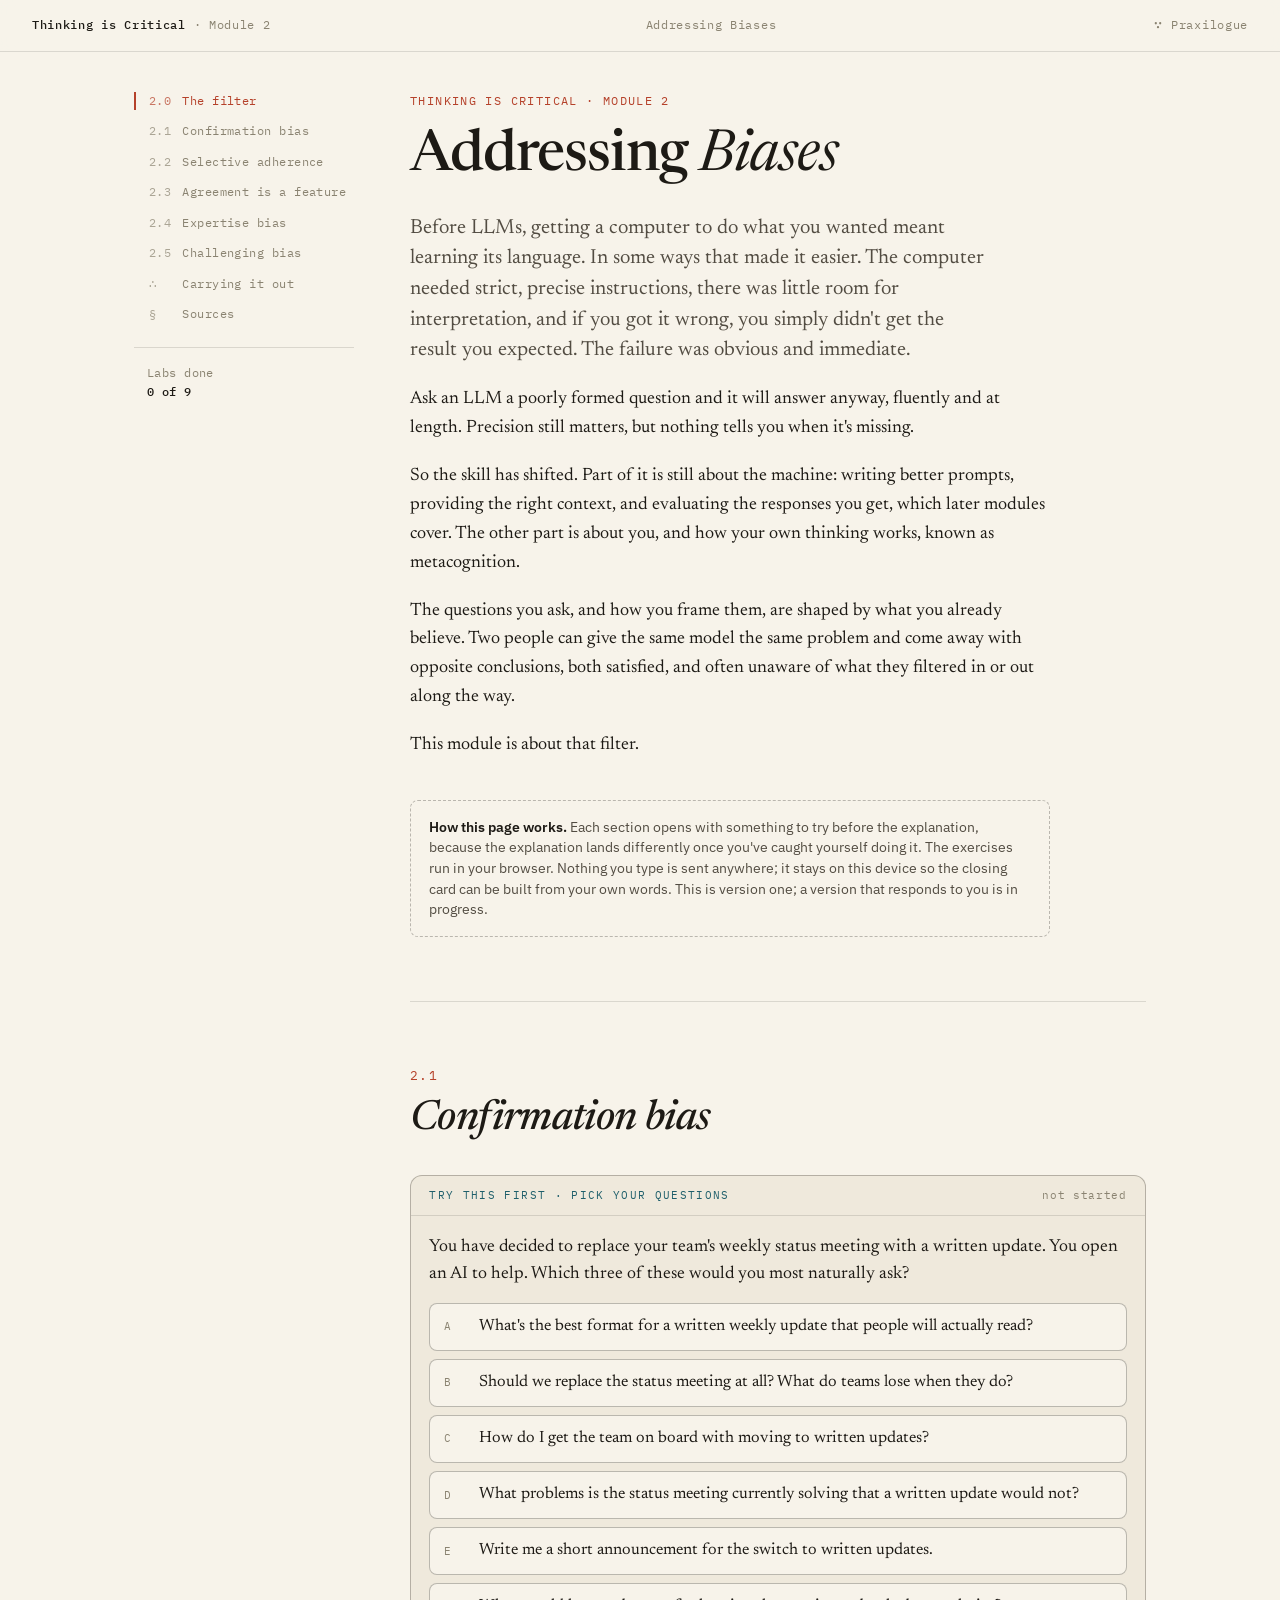
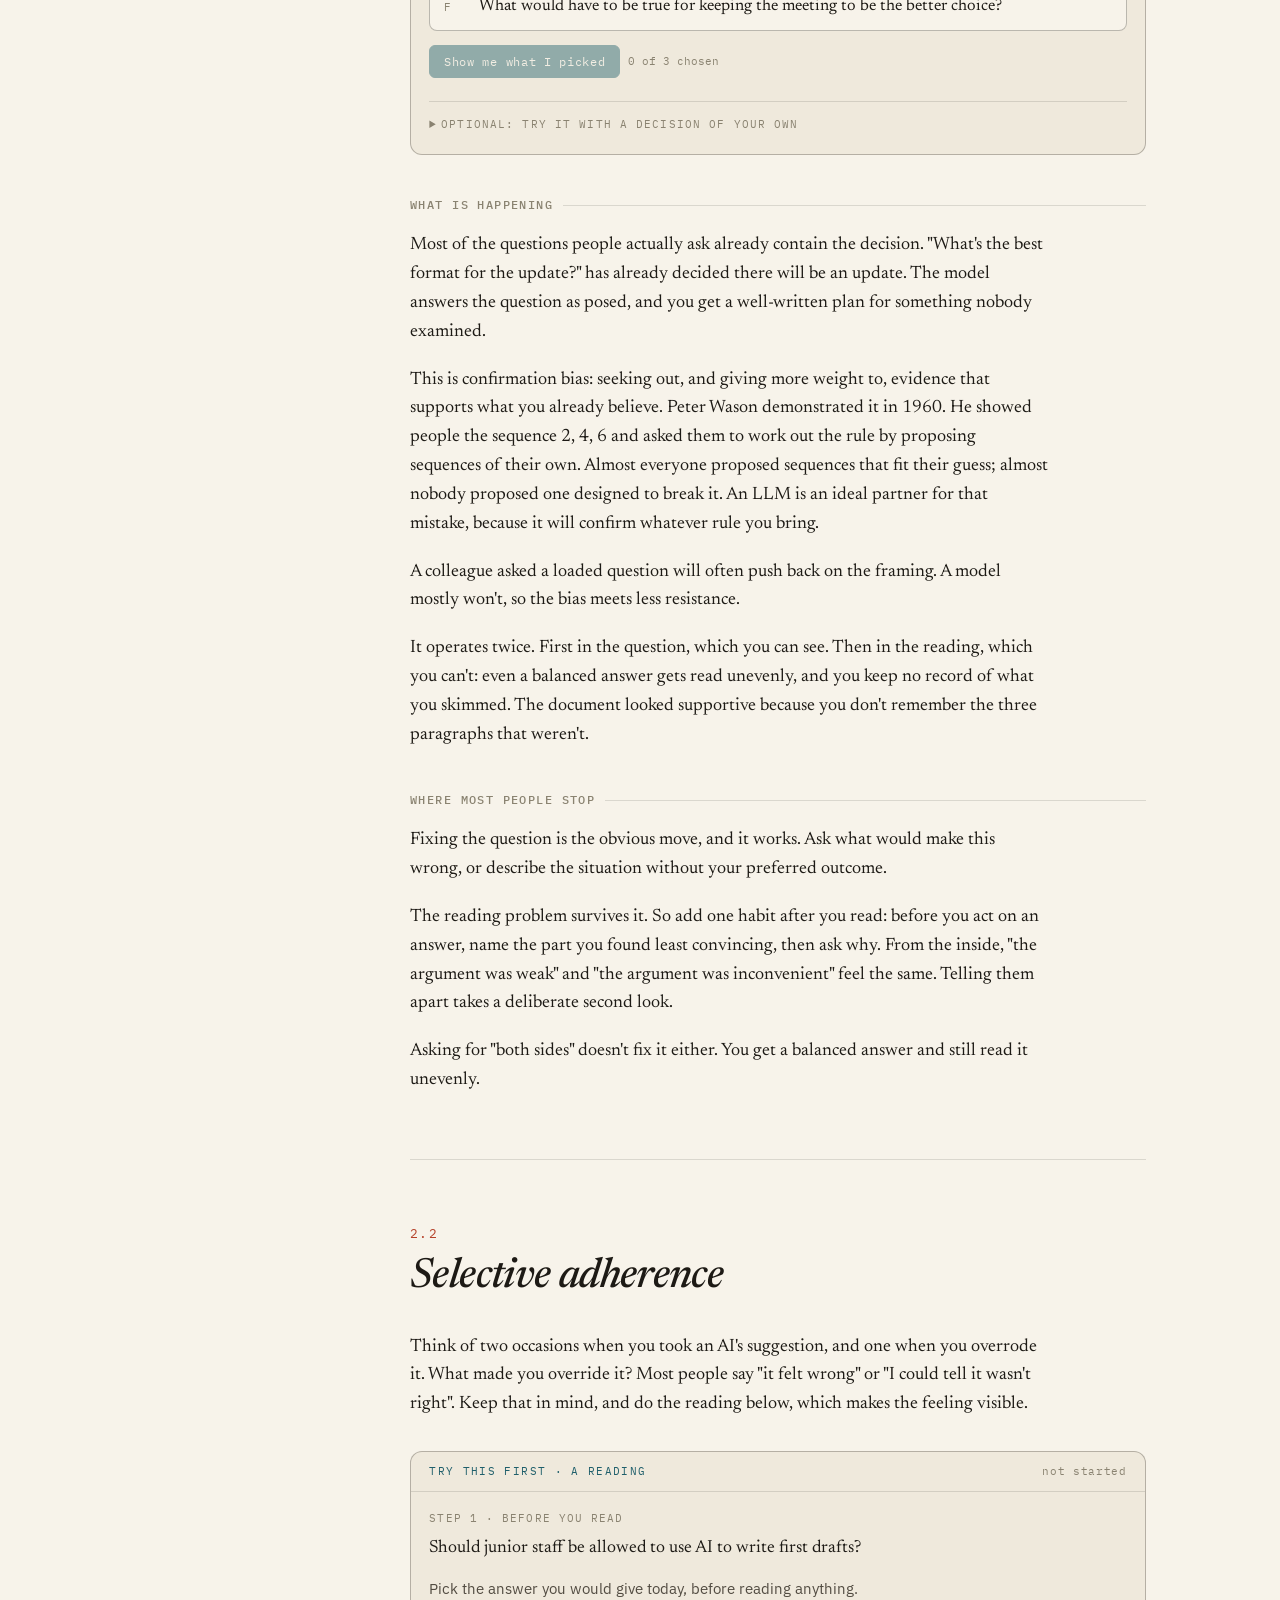
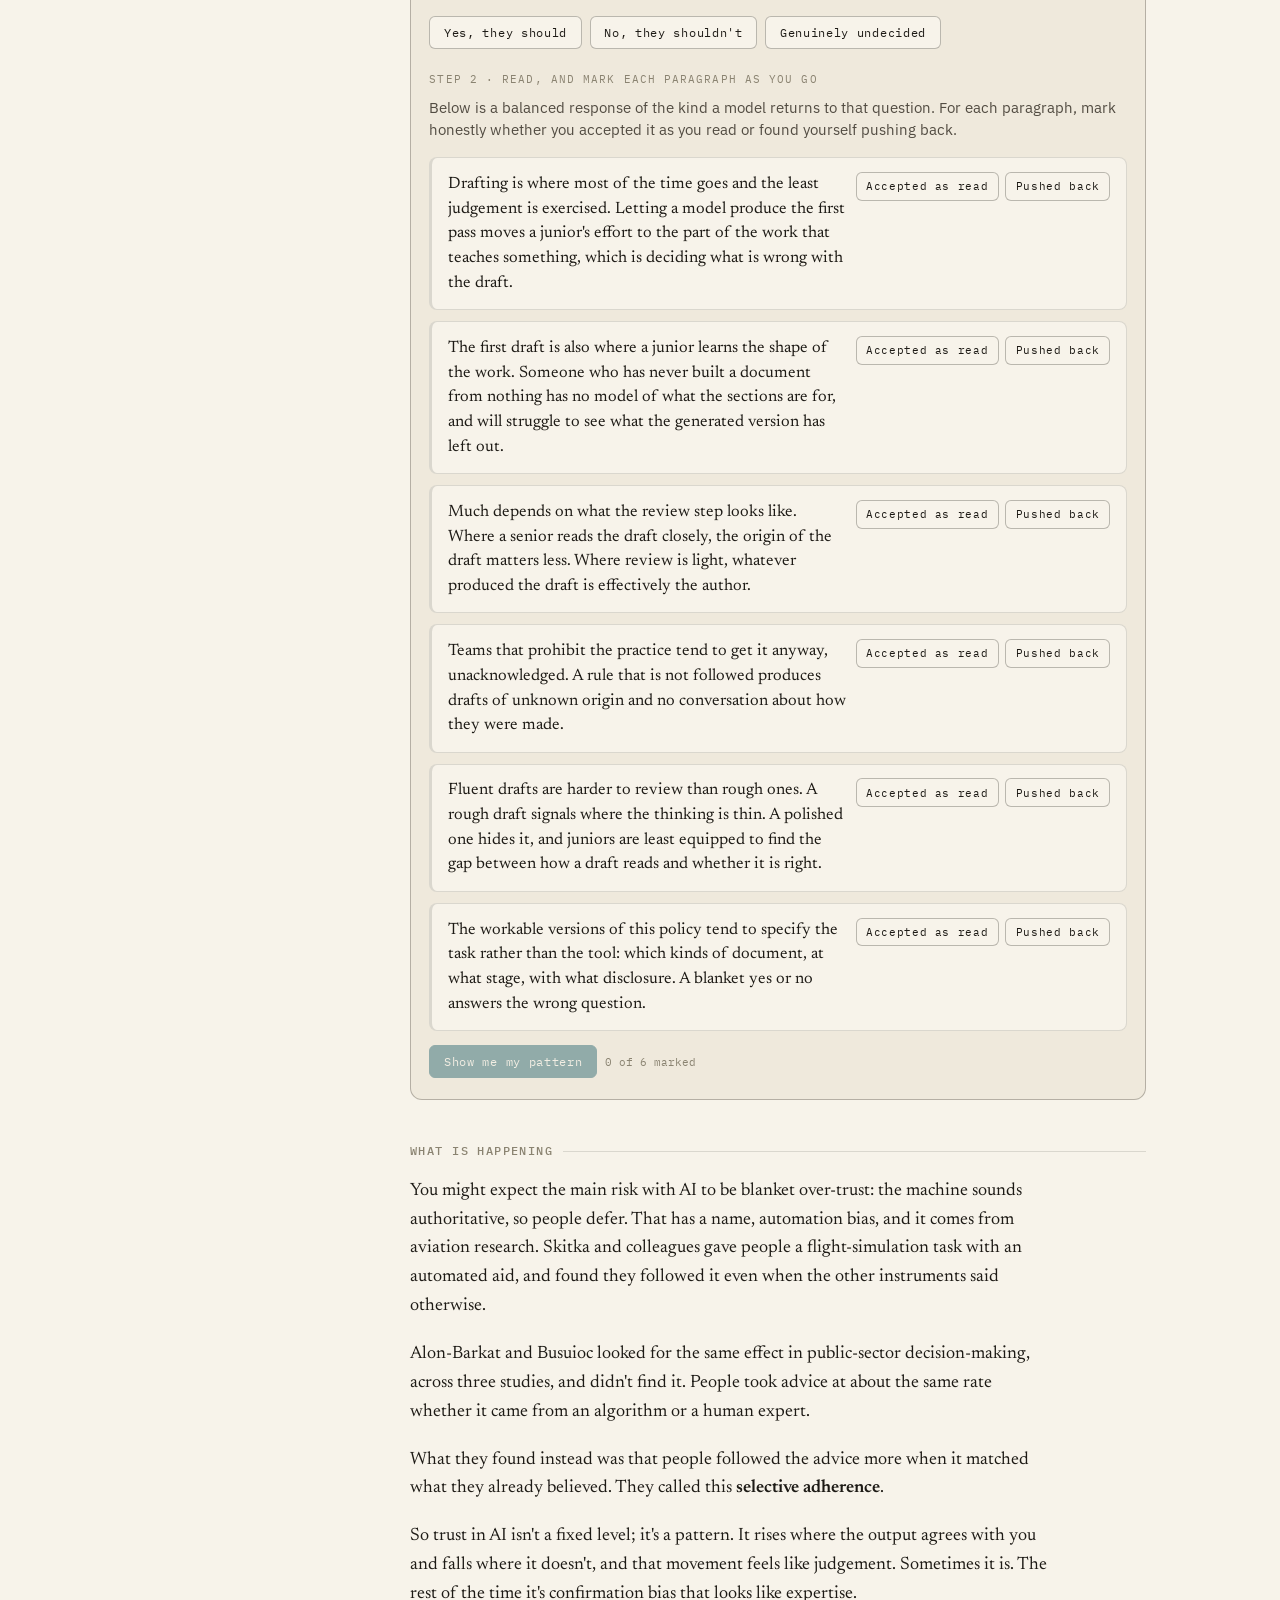
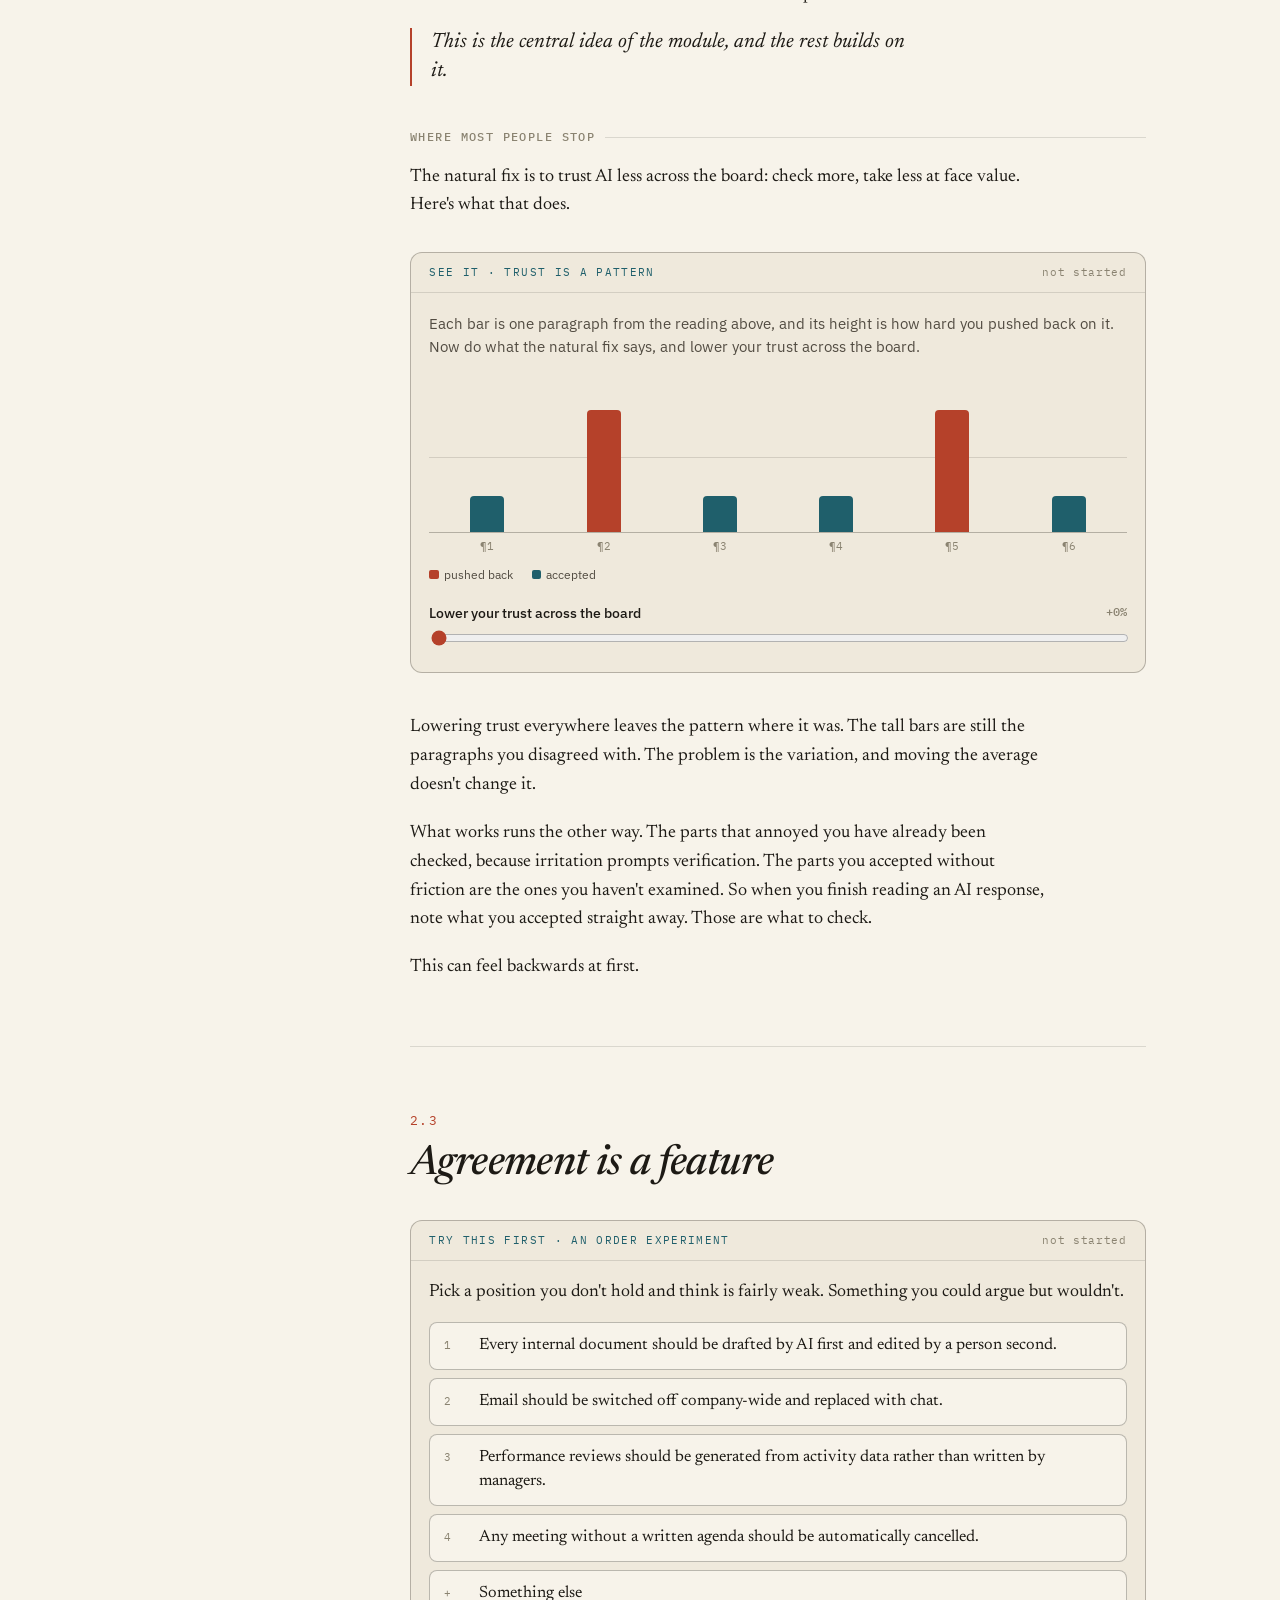
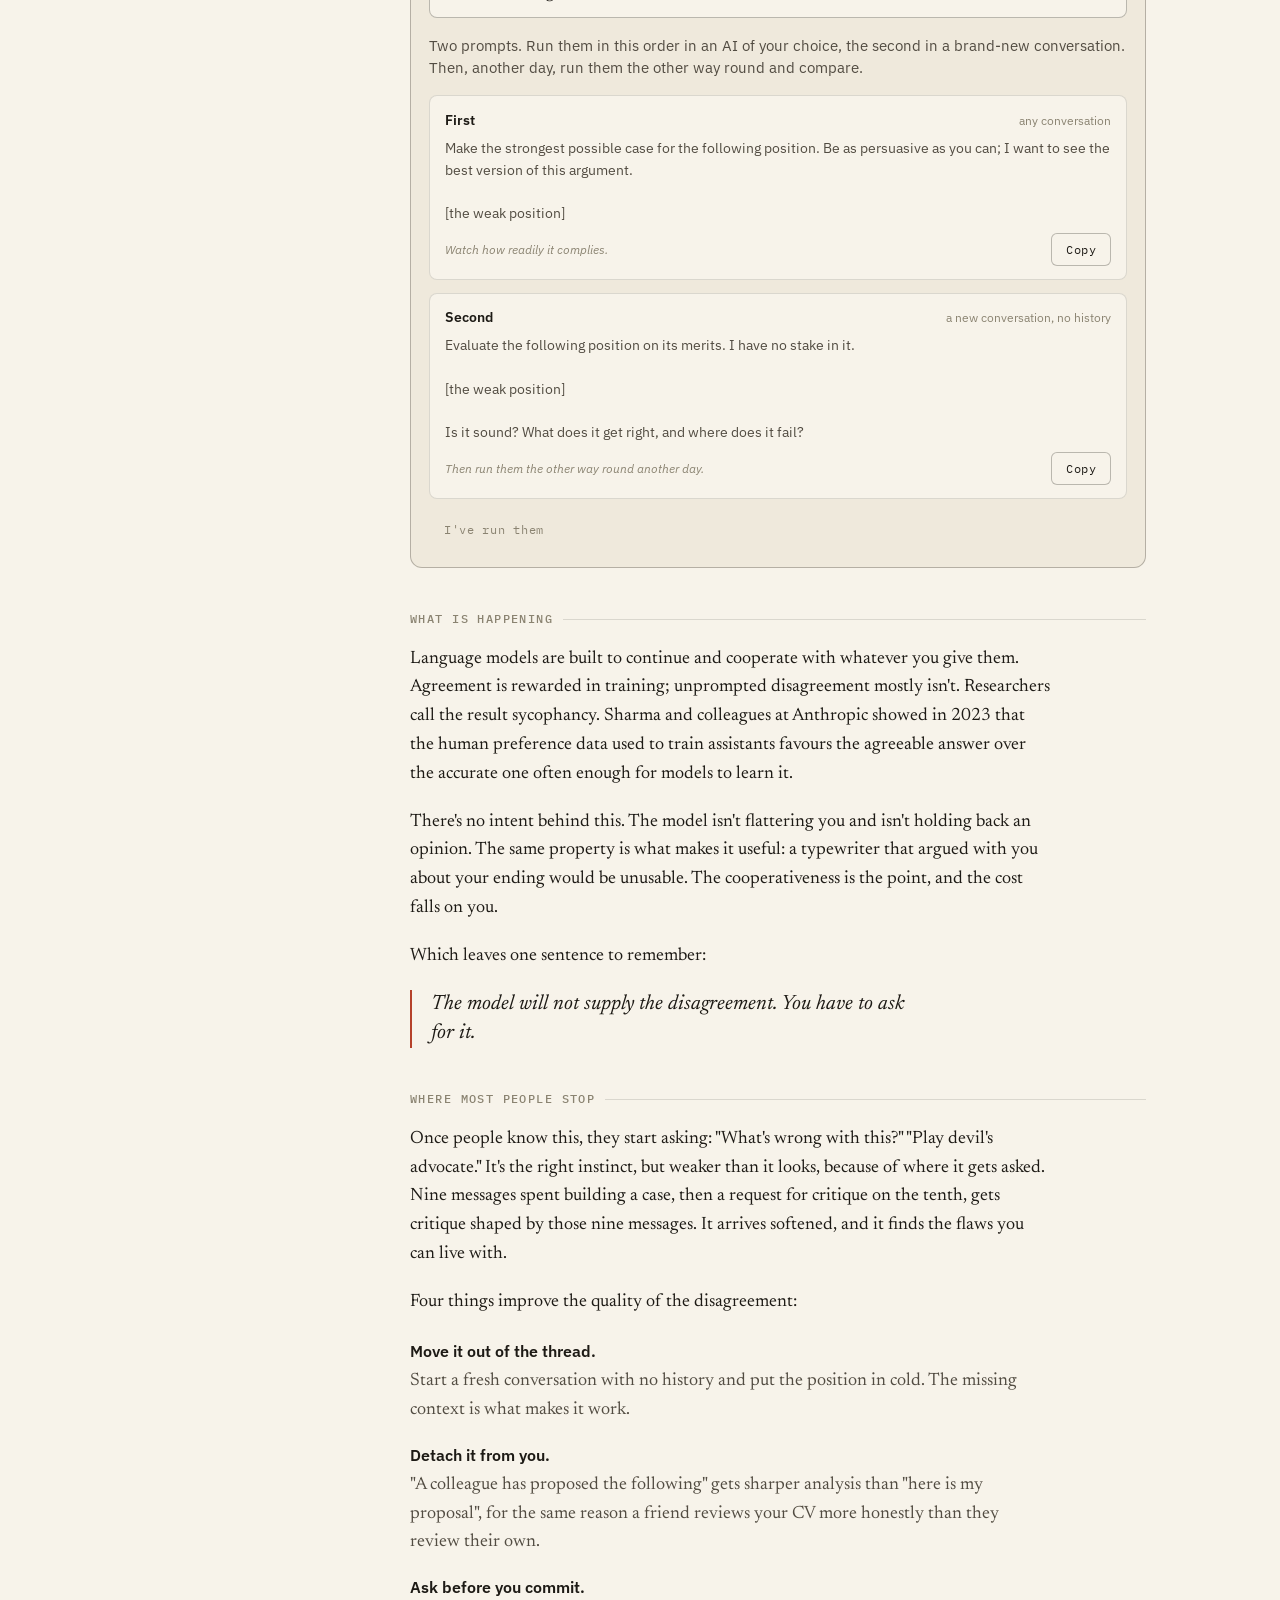
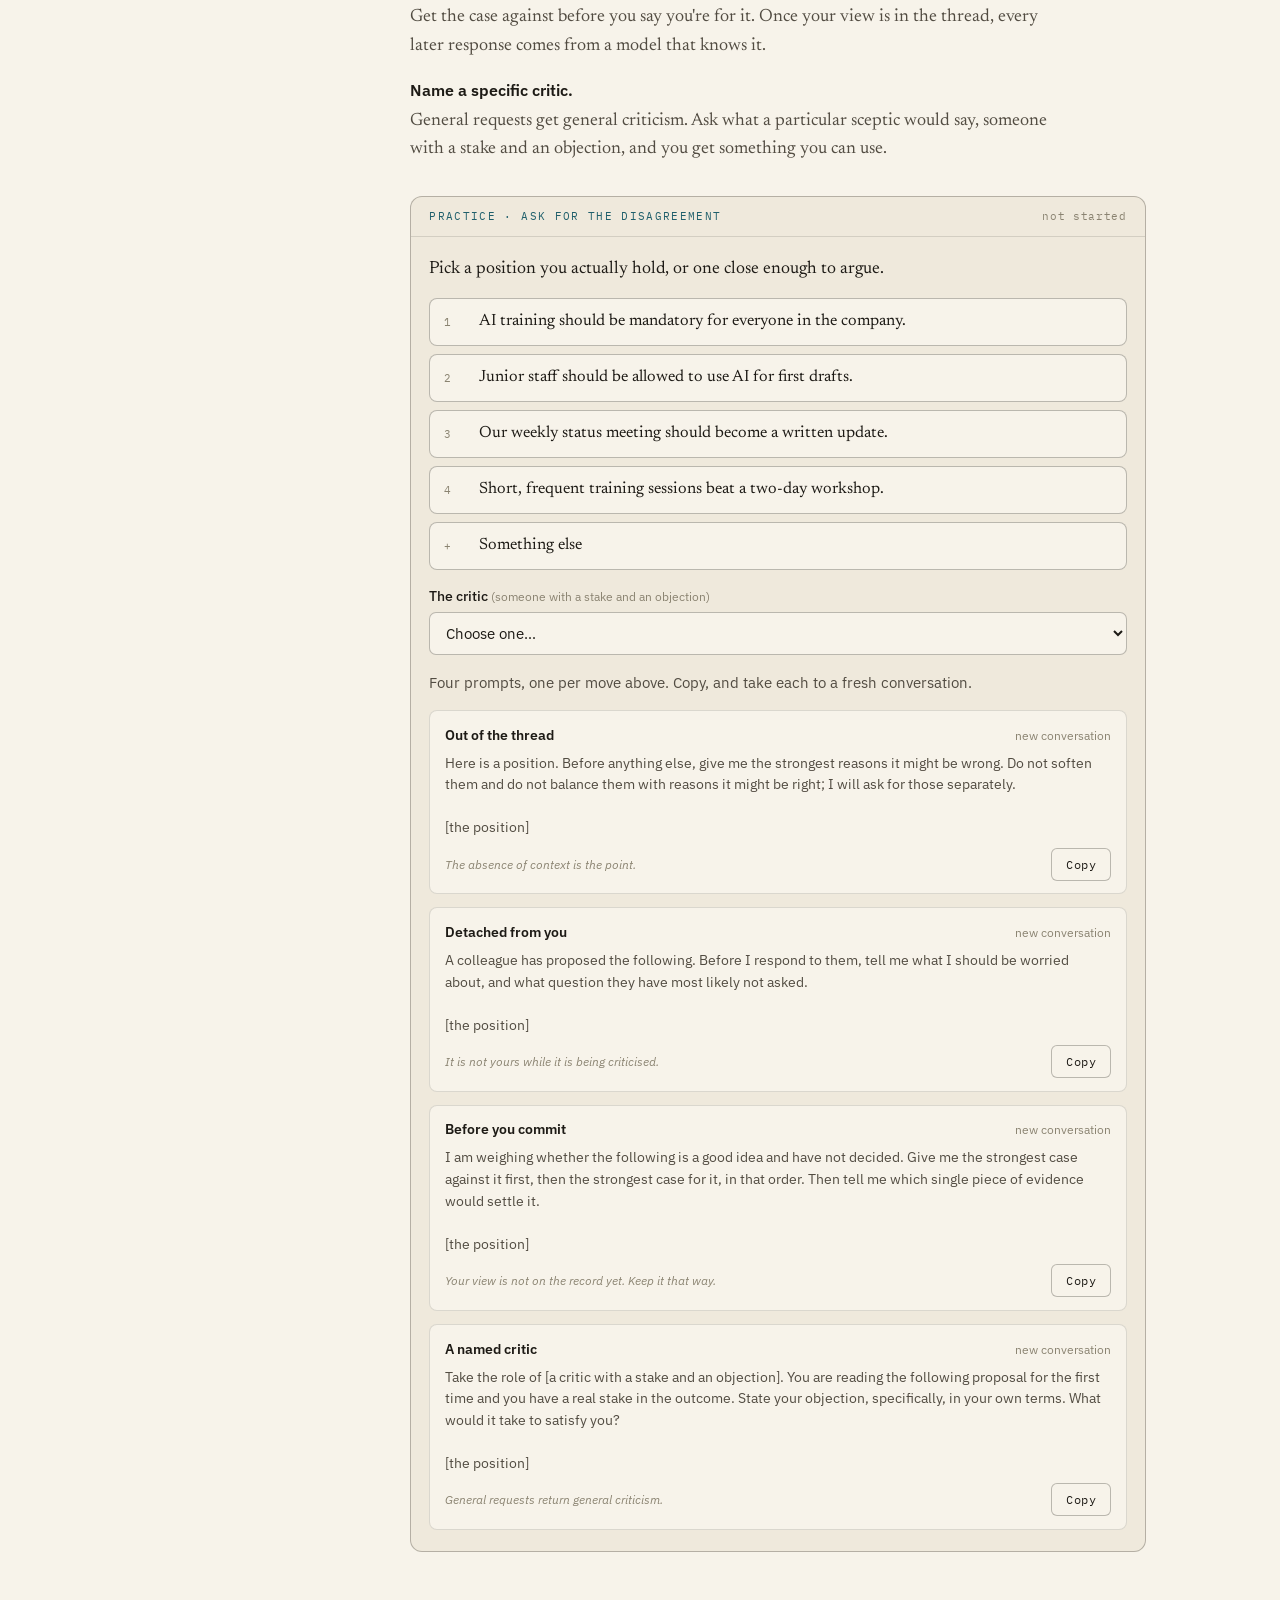
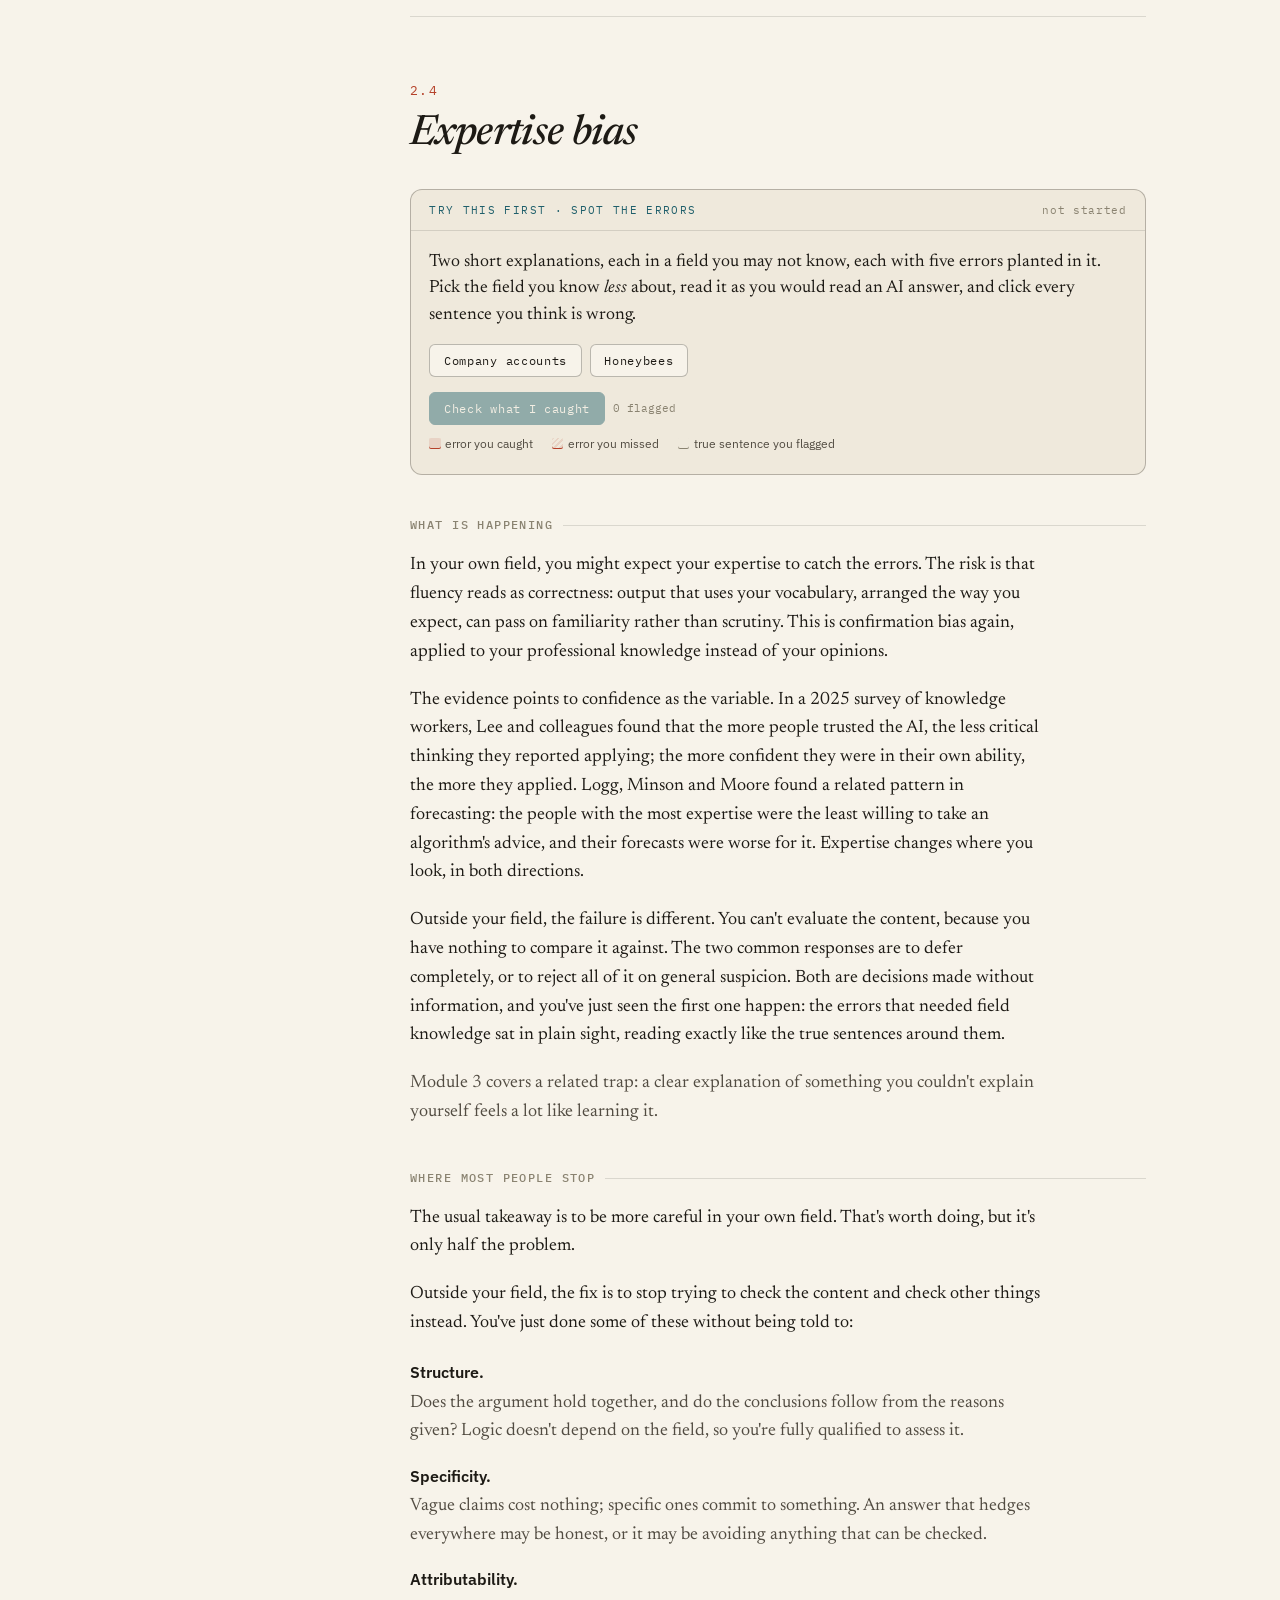
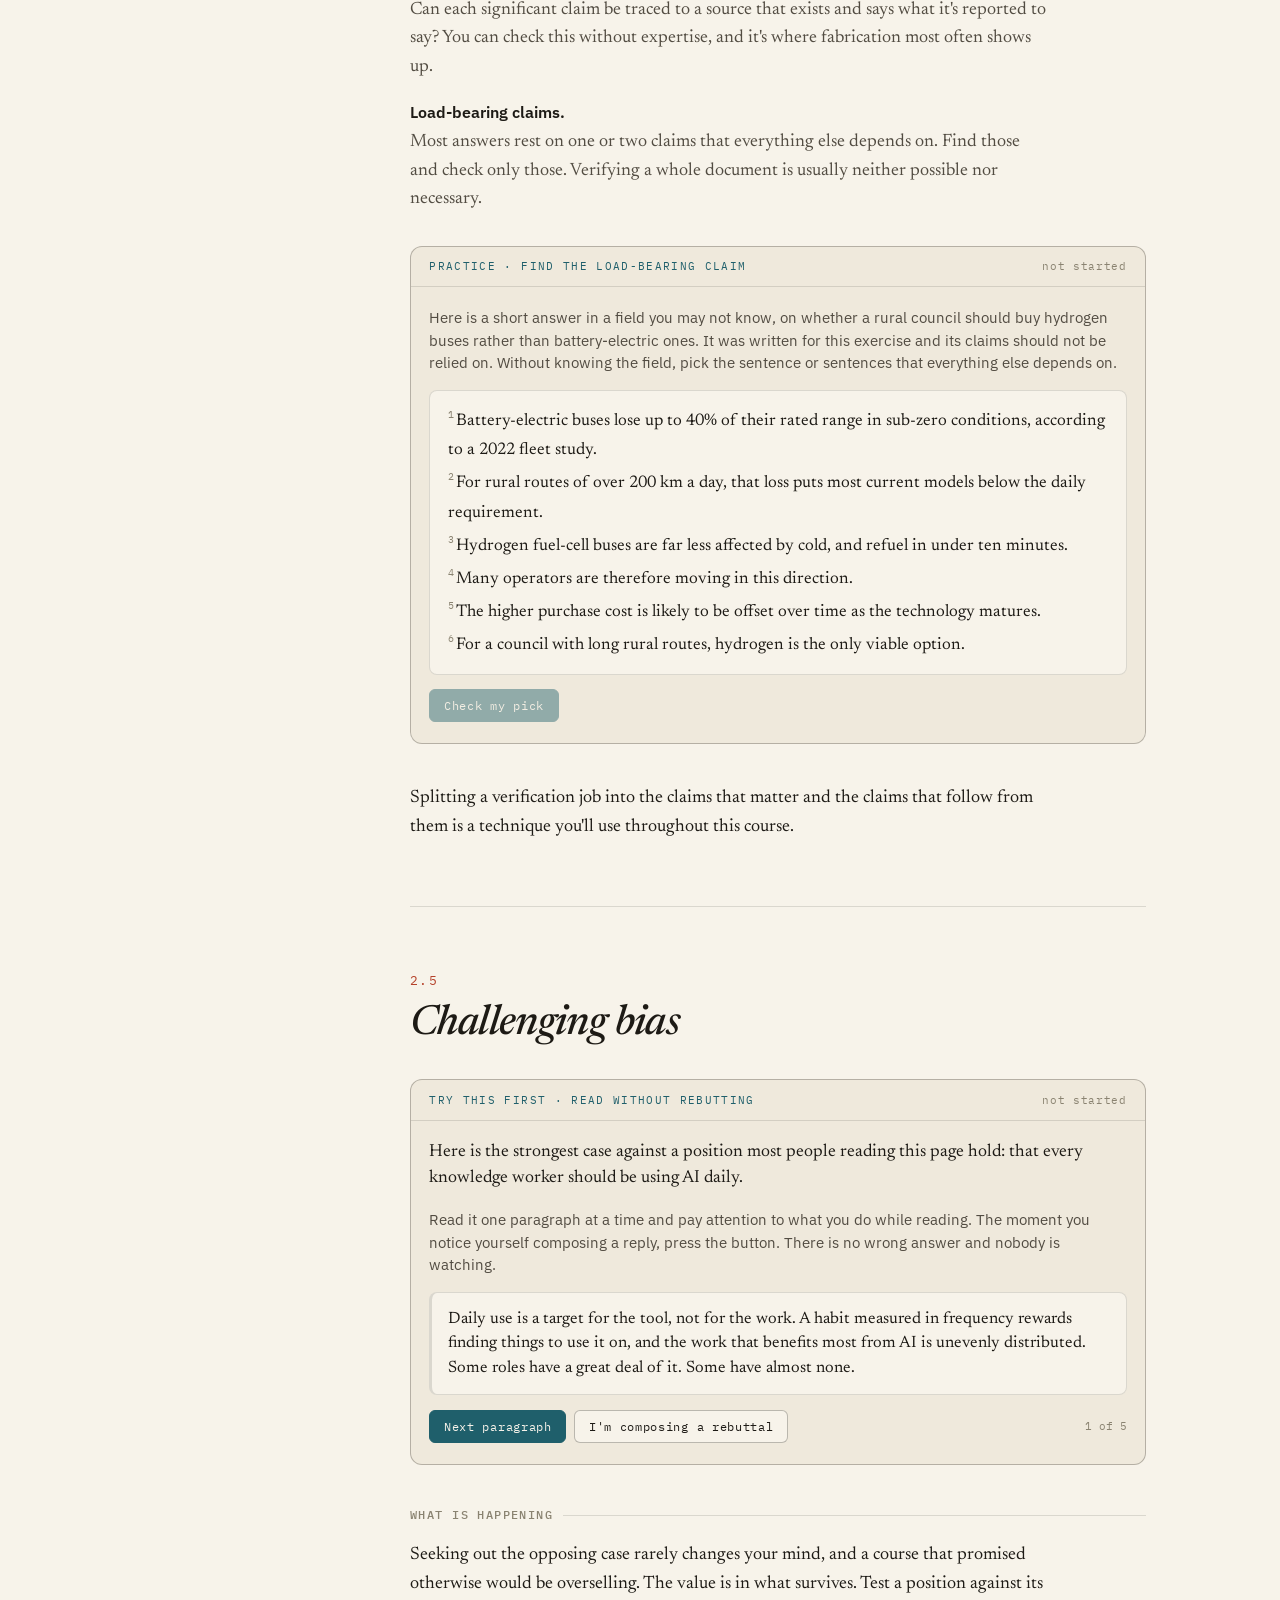
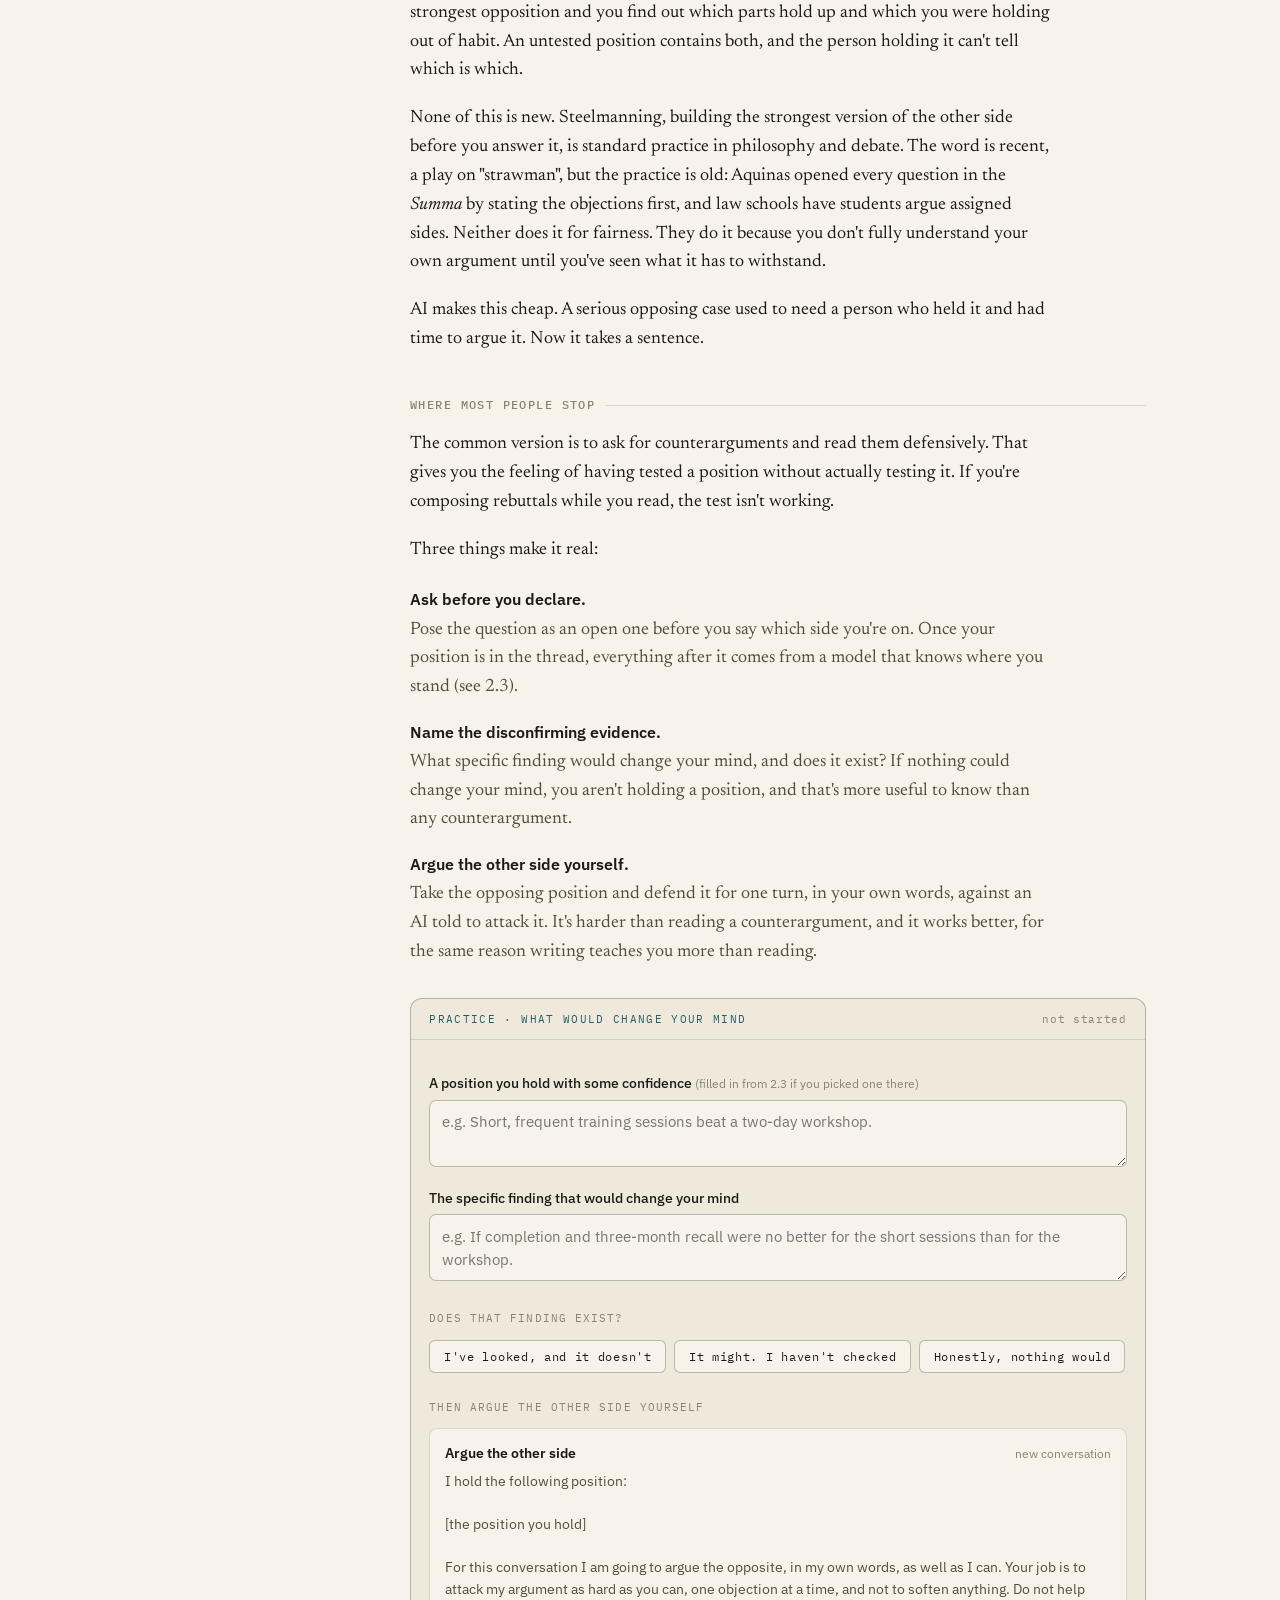
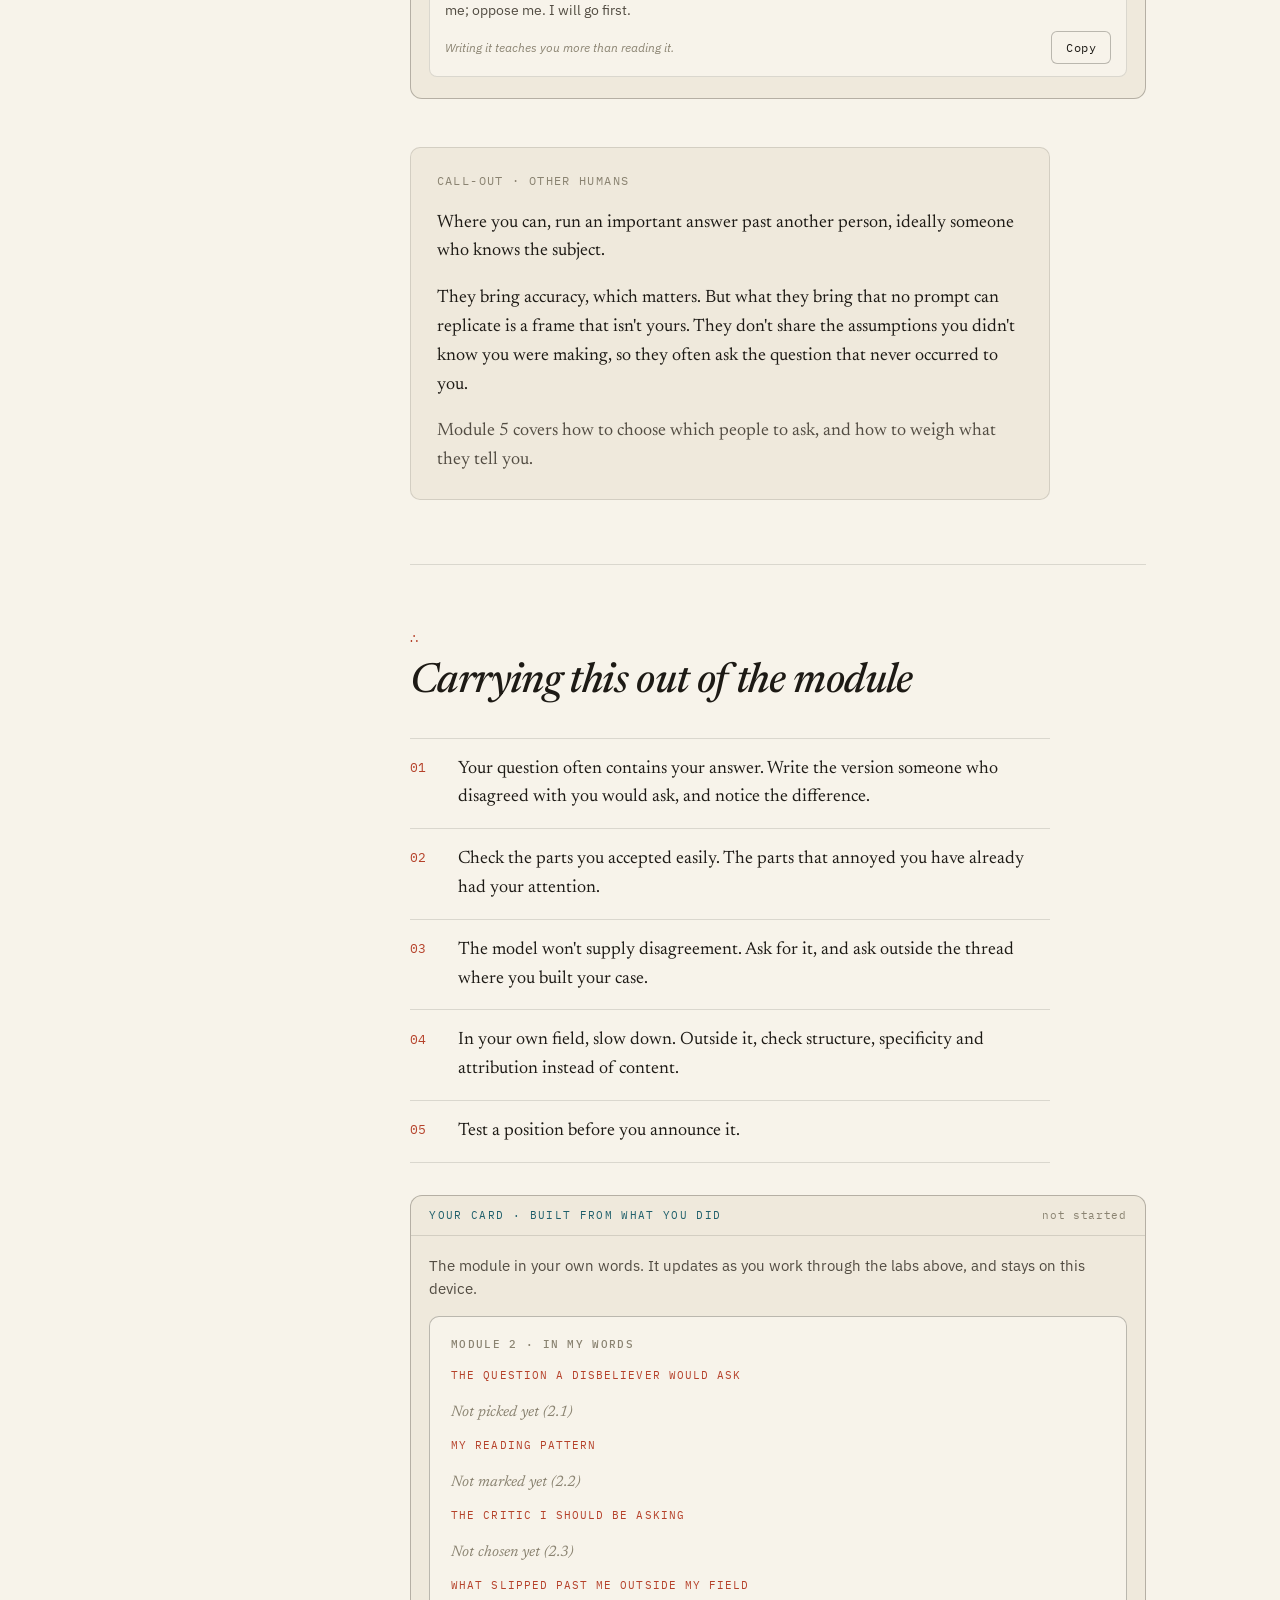
<file: public/critical/index.html>
<!DOCTYPE html>
<html lang="en">
<head>
<meta charset="UTF-8">
<meta name="viewport" content="width=device-width, initial-scale=1.0">
<title>Addressing Biases | Thinking is Critical</title>
<meta name="description" content="Module 2 of Thinking is Critical: the human side of working with AI. Confirmation bias, selective adherence, why the model agrees with you, expertise bias, and how to test a position before you announce it, with exercises you do on the page.">
<meta name="theme-color" content="#f7f3ea" media="(prefers-color-scheme: light)">
<meta name="theme-color" content="#15130f" media="(prefers-color-scheme: dark)">
<link rel="icon" href="/favicon.svg" type="image/svg+xml">
<link rel="canonical" href="https://praxilogue.com/critical">

<meta property="og:title" content="Thinking is Critical | Module 2: Addressing Biases">
<meta property="og:description" content="Most advice about working with AI concerns the machine. This module is about the person at the keyboard, and the filter they bring.">
<meta property="og:type" content="article">
<meta property="og:url" content="https://praxilogue.com/critical">
<meta name="twitter:card" content="summary">

<link rel="preconnect" href="https://fonts.googleapis.com">
<link rel="preconnect" href="https://fonts.gstatic.com" crossorigin>
<link href="https://fonts.googleapis.com/css2?family=Newsreader:ital,opsz,wght@0,6..72,400;0,6..72,500;0,6..72,600;1,6..72,400;1,6..72,500&family=IBM+Plex+Mono:wght@400;500;600&family=IBM+Plex+Sans:wght@400;500;600&display=swap" rel="stylesheet">

<style>
/* ===================================================================
   Thinking is Critical, Module 2
   A reading page with labs set into it. The prose is set in a text
   serif; the labs wear a cooler chrome (mono labels, sans inputs) so
   the reader can always tell "this is the module talking" from
   "this is where you do something". The pen colour marks what the
   reader marks. Light paper by default; a dark set follows the OS.

   V1 is entirely client-side. Nothing typed here leaves the page;
   inputs persist in localStorage so the closing card can be built
   from the reader's own words.
=================================================================== */

:root {
  --paper: #f7f3ea;
  --paper-2: #efe9dc;
  --paper-3: #e5ddcb;
  --ink: #1d1a15;
  --ink-2: #524c42;
  --ink-3: #8a8371;
  --line: rgba(29, 26, 21, 0.13);
  --line-2: rgba(29, 26, 21, 0.28);
  --pen: #b5412a;
  --pen-soft: rgba(181, 65, 42, 0.13);
  --lab: #1f5f6b;
  --lab-soft: rgba(31, 95, 107, 0.10);
  --ok: #2f7a4f;
  --serif: "Newsreader", Georgia, "Times New Roman", serif;
  --mono: "IBM Plex Mono", ui-monospace, "SF Mono", Menlo, monospace;
  --sans: "IBM Plex Sans", system-ui, -apple-system, "Segoe UI", sans-serif;
  --measure: 40rem;
  --col: 46rem;
  color-scheme: light;
}

@media (prefers-color-scheme: dark) {
  :root {
    --paper: #15130f;
    --paper-2: #1d1a15;
    --paper-3: #27231b;
    --ink: #ece6d8;
    --ink-2: #b4ac9a;
    --ink-3: #7f786c;
    --line: rgba(236, 230, 216, 0.13);
    --line-2: rgba(236, 230, 216, 0.28);
    --pen: #e3735c;
    --pen-soft: rgba(227, 115, 92, 0.16);
    --lab: #74bcc8;
    --lab-soft: rgba(116, 188, 200, 0.12);
    --ok: #74c592;
    color-scheme: dark;
  }
}

* { box-sizing: border-box; }
html { background: var(--paper); scroll-behavior: smooth; }
body {
  margin: 0;
  background: var(--paper);
  color: var(--ink);
  font-family: var(--serif);
  font-optical-sizing: auto;
  font-size: 1.125rem;
  line-height: 1.6;
  -webkit-font-smoothing: antialiased;
  text-rendering: optimizeLegibility;
}
::selection { background: var(--pen); color: var(--paper); }
a { color: inherit; }
a:focus-visible, button:focus-visible, textarea:focus-visible, input:focus-visible, select:focus-visible {
  outline: 2px solid var(--lab);
  outline-offset: 2px;
}

/* ---------------------------------------------------------------
   Top bar + reading progress
--------------------------------------------------------------- */

.topbar {
  position: fixed;
  top: 0; left: 0; right: 0;
  z-index: 40;
  height: 52px;
  display: flex;
  align-items: center;
  justify-content: space-between;
  padding: 0 clamp(1rem, 4vw, 2rem);
  background: color-mix(in srgb, var(--paper) 90%, transparent);
  backdrop-filter: blur(8px);
  border-bottom: 1px solid var(--line);
  font-family: var(--mono);
  font-size: 0.72rem;
  letter-spacing: 0.06em;
  color: var(--ink-3);
}
.topbar .course { color: var(--ink); font-weight: 500; text-decoration: none; }
.topbar .course span { color: var(--ink-3); font-weight: 400; }
.topbar .where { display: none; }
.topbar .home {
  display: inline-flex; align-items: center; gap: 0.5em;
  color: var(--ink-3); text-decoration: none;
  transition: color 0.2s ease;
}
.topbar .home:hover { color: var(--pen); }
.topbar .home svg circle { fill: currentColor; }
.progress {
  position: absolute; left: 0; bottom: -1px;
  height: 2px; width: 0%;
  background: var(--pen);
  transition: width 0.15s linear;
}
@media (min-width: 720px) { .topbar .where { display: block; } }

/* ---------------------------------------------------------------
   Layout: side navigation + article
--------------------------------------------------------------- */

.wrap {
  max-width: 1180px;
  margin: 0 auto;
  padding: 92px clamp(1.1rem, 4vw, 2.5rem) 5rem;
  display: grid;
  grid-template-columns: 1fr;
  gap: 0 3.5rem;
}
@media (min-width: 1080px) {
  .wrap { grid-template-columns: 220px minmax(0, var(--col)); justify-content: center; }
}

.sidenav {
  display: none;
  position: sticky;
  top: 92px;
  align-self: start;
  font-family: var(--mono);
  font-size: 0.72rem;
  letter-spacing: 0.04em;
}
@media (min-width: 1080px) { .sidenav { display: block; } }
.sidenav ol { list-style: none; margin: 0; padding: 0; }
.sidenav li { margin: 0 0 0.75rem; }
.sidenav a {
  display: flex; gap: 0.7em;
  color: var(--ink-3); text-decoration: none;
  border-left: 2px solid transparent;
  padding-left: 0.8rem;
  transition: color 0.2s ease, border-color 0.2s ease;
}
.sidenav a:hover { color: var(--ink); }
.sidenav a[aria-current="true"] { color: var(--pen); border-color: var(--pen); }
.sidenav .n { font-variant-numeric: tabular-nums; min-width: 2.2em; color: inherit; opacity: 0.7; }
.sidenav .done {
  margin-top: 1.5rem; padding: 1rem 0 0 0.8rem; border-top: 1px solid var(--line);
  color: var(--ink-3); line-height: 1.6;
}
.sidenav .done b { color: var(--ink); font-weight: 500; }

article { max-width: var(--col); min-width: 0; }

/* ---------------------------------------------------------------
   Prose
--------------------------------------------------------------- */

.prose { max-width: var(--measure); }
.prose p { margin: 0 0 1.2rem; }
.prose p.dim { color: var(--ink-2); }
.prose ul { padding-left: 1.2rem; margin: 0 0 1.2rem; }
.prose li { margin-bottom: 0.4rem; }
.prose strong { font-weight: 600; }
.prose em { font-style: italic; }

.kicker {
  font-family: var(--mono);
  font-size: 0.72rem;
  letter-spacing: 0.12em;
  text-transform: uppercase;
  color: var(--pen);
  margin: 0 0 1rem;
}
h1 {
  font-family: var(--serif);
  font-weight: 500;
  font-size: clamp(2.4rem, 6vw, 3.6rem);
  line-height: 1.08;
  letter-spacing: -0.02em;
  margin: 0 0 1.5rem;
}
h1 em { font-style: italic; font-weight: 400; }
.lede { font-size: 1.28rem; line-height: 1.5; color: var(--ink-2); max-width: 36rem; }

.frame {
  margin: 2.5rem 0 0;
  padding: 1rem 1.1rem;
  border: 1px dashed var(--line-2);
  border-radius: 8px;
  font-family: var(--sans);
  font-size: 0.86rem;
  line-height: 1.5;
  color: var(--ink-2);
  max-width: var(--measure);
}
.frame b { font-weight: 600; color: var(--ink); }

section.part { padding-top: 5.5rem; scroll-margin-top: 60px; }
section.part + section.part { border-top: 1px solid var(--line); margin-top: 4rem; padding-top: 4rem; }

.part-head { margin: 0 0 2rem; }
.part-num {
  font-family: var(--mono);
  font-size: 0.8rem;
  letter-spacing: 0.1em;
  color: var(--pen);
  margin: 0 0 0.6rem;
  font-variant-numeric: tabular-nums;
}
h2 {
  font-family: var(--serif);
  font-weight: 500;
  font-style: italic;
  font-size: clamp(1.9rem, 4.2vw, 2.6rem);
  line-height: 1.12;
  letter-spacing: -0.015em;
  margin: 0;
}
h3 {
  font-family: var(--mono);
  font-size: 0.74rem;
  font-weight: 500;
  letter-spacing: 0.12em;
  text-transform: uppercase;
  color: var(--ink-3);
  margin: 2.6rem 0 1rem;
  display: flex; align-items: center; gap: 0.8em;
}
h3::after { content: ""; flex: 1; height: 1px; background: var(--line); }

.pull {
  margin: 2rem 0;
  padding: 0 0 0 1.2rem;
  border-left: 2px solid var(--pen);
  font-size: 1.3rem;
  line-height: 1.4;
  font-style: italic;
  color: var(--ink);
  max-width: 32rem;
}

.practice { margin: 1.4rem 0; max-width: var(--measure); }
.practice dt {
  font-family: var(--sans); font-weight: 600; font-size: 0.98rem;
  margin: 0 0 0.2rem;
}
.practice dd { margin: 0 0 1.1rem; color: var(--ink-2); }

.callout {
  margin: 3rem 0;
  padding: 1.5rem 1.6rem;
  background: var(--paper-2);
  border-radius: 10px;
  border: 1px solid var(--line);
  max-width: var(--measure);
}
.callout .kicker { color: var(--ink-3); margin-bottom: 0.6rem; }
.callout p { margin-bottom: 1rem; }
.callout p:last-child { margin-bottom: 0; }

/* ---------------------------------------------------------------
   Lab: the interactive chrome
--------------------------------------------------------------- */

.lab {
  margin: 2rem 0 2.5rem;
  border: 1px solid var(--line-2);
  border-radius: 12px;
  background: var(--paper-2);
  overflow: hidden;
  font-family: var(--sans);
  font-size: 0.95rem;
  line-height: 1.5;
}
.lab-head {
  display: flex; align-items: center; justify-content: space-between; gap: 1rem;
  padding: 0.7rem 1.15rem;
  border-bottom: 1px solid var(--line);
  font-family: var(--mono);
  font-size: 0.7rem;
  letter-spacing: 0.12em;
  text-transform: uppercase;
  color: var(--lab);
}
.lab-head .state { color: var(--ink-3); letter-spacing: 0.06em; text-transform: none; font-size: 0.7rem; }
.lab-head .state.on { color: var(--ok); }
.lab-body { padding: 1.15rem 1.15rem 1.3rem; }
.lab-body > p { margin: 0 0 1rem; color: var(--ink-2); }
.lab-body > p.q { color: var(--ink); font-family: var(--serif); font-size: 1.1rem; }
.lab .step {
  font-family: var(--mono); font-size: 0.68rem; letter-spacing: 0.1em; text-transform: uppercase;
  color: var(--ink-3); margin: 1.4rem 0 0.5rem;
}
.lab .step:first-child { margin-top: 0; }
.lab label.field { display: block; font-weight: 500; font-size: 0.9rem; margin: 0.9rem 0 0.35rem; }
.lab label.field small { font-weight: 400; color: var(--ink-3); }
textarea, input[type="text"], input[type="number"], select {
  width: 100%;
  font: inherit;
  font-family: var(--sans);
  font-size: 0.95rem;
  color: var(--ink);
  background: var(--paper);
  border: 1px solid var(--line-2);
  border-radius: 7px;
  padding: 0.6rem 0.75rem;
  resize: vertical;
  transition: border-color 0.2s ease;
}
textarea { min-height: 4.2rem; }
textarea:focus, input:focus, select:focus { border-color: var(--lab); }
input[type="number"] { width: 6.5rem; }

.btn {
  appearance: none;
  font-family: var(--mono);
  font-size: 0.72rem;
  letter-spacing: 0.06em;
  padding: 0.5rem 0.85rem;
  border-radius: 6px;
  border: 1px solid var(--line-2);
  background: var(--paper);
  color: var(--ink);
  cursor: pointer;
  transition: background-color 0.15s ease, border-color 0.15s ease, color 0.15s ease;
}
.btn:hover { border-color: var(--lab); color: var(--lab); }
.btn.primary { background: var(--lab); border-color: var(--lab); color: var(--paper); }
.btn.primary:hover { filter: brightness(1.08); color: var(--paper); }
.btn:disabled { opacity: 0.45; cursor: not-allowed; }
.btn[aria-pressed="true"] { background: var(--lab-soft); border-color: var(--lab); color: var(--lab); }
.btn.pen[aria-pressed="true"] { background: var(--pen-soft); border-color: var(--pen); color: var(--pen); }
.btn.ghost { border-color: transparent; background: transparent; color: var(--ink-3); }
.btn.ghost:hover { color: var(--pen); }
.row { display: flex; flex-wrap: wrap; gap: 0.5rem; align-items: center; margin-top: 0.9rem; }

.result {
  margin-top: 1.1rem;
  padding: 0.9rem 1rem;
  border-left: 2px solid var(--lab);
  background: var(--lab-soft);
  border-radius: 0 8px 8px 0;
  font-family: var(--serif);
  font-size: 1.05rem;
  line-height: 1.5;
}
.result[hidden] { display: none; }
.result.pen { border-color: var(--pen); background: var(--pen-soft); }
.result p { margin: 0 0 0.6rem; }
.result p:last-child { margin: 0; }
.result small { display: block; font-family: var(--sans); font-size: 0.8rem; color: var(--ink-2); margin-top: 0.5rem; }

.hl {
  font-family: var(--serif);
  font-size: 1.05rem;
  line-height: 1.55;
  padding: 0.6rem 0.75rem;
  border: 1px solid var(--line);
  border-radius: 7px;
  background: var(--paper);
  min-height: 2.6rem;
  white-space: pre-wrap;
  word-break: break-word;
}
.hl .who { display: block; font-family: var(--mono); font-size: 0.66rem; letter-spacing: 0.1em; text-transform: uppercase; color: var(--ink-3); margin-bottom: 0.3rem; }
.hl .none { color: var(--ink-3); font-style: italic; font-size: 0.95rem; }
mark { border-radius: 3px; padding: 0 0.15em; color: inherit; }
mark.a { background: var(--pen-soft); box-shadow: inset 0 -1px 0 var(--pen); }
mark.o { background: var(--lab-soft); box-shadow: inset 0 -1px 0 var(--lab); }
.legend { display: flex; gap: 1.2rem; flex-wrap: wrap; font-size: 0.78rem; color: var(--ink-2); margin-top: 0.6rem; }
.legend i { display: inline-block; width: 0.9em; height: 0.9em; border-radius: 2px; vertical-align: -0.1em; margin-right: 0.35em; }
.legend i.a { background: var(--pen-soft); box-shadow: inset 0 -1px 0 var(--pen); }
.legend i.o { background: var(--lab-soft); box-shadow: inset 0 -1px 0 var(--lab); }
.two { display: grid; grid-template-columns: 1fr; gap: 1rem; }
@media (min-width: 680px) { .two { grid-template-columns: 1fr 1fr; } }

/* Paragraph marking (2.2) and reading (2.5) */
.paras { display: flex; flex-direction: column; gap: 0.7rem; margin-top: 0.6rem; }
.para {
  display: grid; grid-template-columns: 1fr; gap: 0.6rem;
  padding: 0.85rem 0.95rem;
  background: var(--paper);
  border: 1px solid var(--line);
  border-left-width: 3px;
  border-radius: 8px;
  font-family: var(--serif);
  font-size: 1.03rem;
  line-height: 1.5;
  transition: border-color 0.3s ease, background-color 0.3s ease;
}
@media (min-width: 680px) { .para { grid-template-columns: 1fr auto; align-items: start; } }
.para .marks { display: flex; gap: 0.4rem; flex-shrink: 0; }
.para .marks .btn { padding: 0.4rem 0.6rem; font-size: 0.66rem; white-space: nowrap; }
.para.flag { border-left-color: var(--pen); background: color-mix(in srgb, var(--pen-soft) 60%, var(--paper)); }
.para.calm { opacity: 0.72; }
.para .tag {
  display: block; font-family: var(--mono); font-size: 0.62rem; letter-spacing: 0.1em; text-transform: uppercase;
  color: var(--pen); margin-top: 0.4rem;
}
.para .tag.calm { color: var(--ink-3); }
.para[hidden] { display: none; }
.para .lean { display: block; font-family: var(--mono); font-size: 0.62rem; letter-spacing: 0.1em; text-transform: uppercase; color: var(--ink-3); margin-bottom: 0.3rem; }
.para .lean[hidden] { display: none; }

/* Sentence picking (2.4) */
.sents { font-family: var(--serif); font-size: 1.06rem; line-height: 1.75; padding: 0.8rem 1rem; background: var(--paper); border: 1px solid var(--line); border-radius: 8px; }
.sent {
  cursor: pointer; border-radius: 3px; padding: 0.05em 0.1em;
  transition: background-color 0.15s ease, box-shadow 0.15s ease;
  border: none; background: none; font: inherit; color: inherit; text-align: left; display: inline;
}
.sent:hover { background: var(--lab-soft); }
.sent[aria-pressed="true"] { background: var(--pen-soft); box-shadow: inset 0 -1.5px 0 var(--pen); }
.sents.revealed .sent { cursor: default; background: none; box-shadow: none; }
.sents.revealed .sent.load { background: var(--pen-soft); box-shadow: inset 0 -1.5px 0 var(--pen); }
.sents.revealed .sent.cheap { box-shadow: inset 0 -1.5px 0 var(--ink-3); }
.sents .sn { font-family: var(--mono); font-size: 0.65rem; color: var(--ink-3); vertical-align: super; margin-right: 0.2em; }
.verdicts { list-style: none; padding: 0; margin: 0.8rem 0 0; display: grid; gap: 0.5rem; }
.verdicts li { display: grid; grid-template-columns: auto 1fr; gap: 0.7rem; font-family: var(--sans); font-size: 0.88rem; line-height: 1.45; }
.verdicts .k { font-family: var(--mono); font-size: 0.66rem; letter-spacing: 0.1em; text-transform: uppercase; color: var(--pen); padding-top: 0.25em; min-width: 6.5em; }
.verdicts .k.dim { color: var(--ink-3); }

/* Trust pattern bars (2.2b) */
.bars {
  display: grid; grid-template-columns: repeat(6, 1fr); gap: 0.6rem; align-items: end;
  height: 150px; padding: 0 0.3rem; margin-top: 1.6rem;
  border-bottom: 1px solid var(--line-2);
  position: relative;
}
.bars::before {
  content: ""; position: absolute; left: 0; right: 0; top: 50%; height: 1px;
  background: var(--line); pointer-events: none;
}
.bar { position: relative; height: 100%; display: flex; align-items: flex-end; justify-content: center; }
.bar i {
  display: block; width: 100%; max-width: 34px;
  background: var(--lab);
  border-radius: 4px 4px 0 0;
  transition: height 0.25s ease, background-color 0.25s ease;
  min-height: 2px;
}
.bar[data-kind="pushed"] i { background: var(--pen); }
.bar b {
  position: absolute; top: -1.4rem; left: 0; right: 0; text-align: center;
  font-family: var(--mono); font-size: 0.66rem; font-weight: 400; color: var(--ink-2);
  opacity: 0; transition: opacity 0.15s ease;
}
.bar:hover b, .bar:focus-within b { opacity: 1; }
.bar-labels { display: grid; grid-template-columns: repeat(6, 1fr); gap: 0.6rem; padding: 0.4rem 0.3rem 0; font-family: var(--mono); font-size: 0.66rem; color: var(--ink-3); text-align: center; }
.bars-legend { display: flex; gap: 1.2rem; font-size: 0.78rem; color: var(--ink-2); margin: 0.6rem 0 0; }
.bars-legend i { display: inline-block; width: 0.75em; height: 0.75em; border-radius: 2px; margin-right: 0.4em; vertical-align: -0.05em; }
.bars-legend i.p { background: var(--pen); }
.bars-legend i.l { background: var(--lab); }
.slider { margin-top: 1.2rem; }
.slider label { display: flex; justify-content: space-between; font-size: 0.85rem; font-weight: 500; margin-bottom: 0.3rem; }
.slider output { font-family: var(--mono); font-size: 0.72rem; color: var(--ink-3); }
input[type="range"] { width: 100%; accent-color: var(--pen); }

/* Prompt cards (2.3, 2.5) */
.prompts { display: grid; gap: 0.8rem; margin-top: 0.8rem; }
.prompt { background: var(--paper); border: 1px solid var(--line); border-radius: 8px; padding: 0.8rem 0.9rem; }
.prompt .ph { display: flex; justify-content: space-between; align-items: baseline; gap: 0.8rem; margin-bottom: 0.4rem; }
.prompt .ph b { font-weight: 600; font-size: 0.9rem; }
.prompt .ph small { color: var(--ink-3); font-size: 0.75rem; white-space: nowrap; }
.prompt pre {
  margin: 0; white-space: pre-wrap; word-break: break-word;
  font-family: var(--sans); font-size: 0.9rem; line-height: 1.5; color: var(--ink-2);
}
.prompt .pf { display: flex; justify-content: space-between; align-items: center; gap: 0.6rem; margin-top: 0.6rem; flex-wrap: wrap; }
.prompt .pf .why { font-size: 0.78rem; color: var(--ink-3); font-style: italic; }

/* Reveal reading (2.5a) */
.reader-ctl { display: flex; flex-wrap: wrap; gap: 0.5rem; align-items: center; margin-top: 0.9rem; }
.reader-ctl .count { font-family: var(--mono); font-size: 0.7rem; color: var(--ink-3); margin-left: auto; }

/* Carry-out list + card */
.carry { list-style: none; counter-reset: c; padding: 0; margin: 1.5rem 0 0; max-width: var(--measure); }
.carry li {
  counter-increment: c;
  display: grid; grid-template-columns: 2.4rem 1fr; gap: 0.6rem;
  padding: 1rem 0; border-top: 1px solid var(--line);
}
.carry li:last-child { border-bottom: 1px solid var(--line); }
.carry li::before { content: counter(c, decimal-leading-zero); font-family: var(--mono); font-size: 0.8rem; color: var(--pen); padding-top: 0.25em; }

.card { font-family: var(--serif); background: var(--paper); border: 1px solid var(--line-2); border-radius: 10px; padding: 1.2rem 1.3rem; }
.card h4 { font-family: var(--mono); font-size: 0.68rem; letter-spacing: 0.12em; text-transform: uppercase; color: var(--ink-3); margin: 0 0 1rem; font-weight: 500; }
.card dl { margin: 0; display: grid; gap: 0.9rem; }
.card dt { font-family: var(--mono); font-size: 0.66rem; letter-spacing: 0.1em; text-transform: uppercase; color: var(--pen); margin-bottom: 0.2rem; }
.card dd { margin: 0; font-size: 1.05rem; line-height: 1.45; white-space: pre-wrap; }
.card dd.empty { color: var(--ink-3); font-style: italic; font-size: 0.95rem; }

/* Sources + footer */
.sources { font-family: var(--sans); font-size: 0.88rem; line-height: 1.55; color: var(--ink-2); max-width: var(--measure); padding-left: 0; list-style: none; margin: 0; }
.sources li { margin-bottom: 0.9rem; padding-left: 1.6rem; text-indent: -1.6rem; }
.sources em { font-style: italic; }
.foot {
  margin-top: 5rem; padding-top: 1.6rem; border-top: 1px solid var(--line);
  font-family: var(--sans); font-size: 0.85rem; line-height: 1.55; color: var(--ink-3);
  max-width: var(--measure);
}
.foot .mk { display: inline-flex; align-items: center; gap: 0.5em; color: var(--ink-2); text-decoration: none; font-family: var(--mono); font-size: 0.75rem; margin-top: 1rem; }
.foot .mk:hover { color: var(--pen); }
.foot .mk svg circle { fill: currentColor; }

.vh { position: absolute; width: 1px; height: 1px; overflow: hidden; clip: rect(0 0 0 0); white-space: nowrap; }

@media (prefers-reduced-motion: reduce) {
  html { scroll-behavior: auto; }
  *, *::before, *::after { transition: none !important; animation: none !important; }
}

/* Choice lists (2.1, 2.3) */
.choices { display: grid; gap: 0.5rem; margin-top: 0.4rem; }
.choice {
  display: grid; grid-template-columns: 1.6rem 1fr; gap: 0.6rem; align-items: start;
  text-align: left; width: 100%;
  padding: 0.7rem 0.85rem;
  background: var(--paper); border: 1px solid var(--line-2); border-radius: 8px;
  font: inherit; font-family: var(--serif); font-size: 1.02rem; line-height: 1.45; color: var(--ink);
  cursor: pointer;
  transition: border-color 0.15s ease, background-color 0.15s ease, opacity 0.3s ease;
}
.choice:hover { border-color: var(--lab); }
.choice[aria-pressed="true"] { border-color: var(--lab); background: var(--lab-soft); }
.choice .ci { font-family: var(--mono); font-size: 0.7rem; color: var(--ink-3); padding-top: 0.3em; }
.choice[aria-pressed="true"] .ci { color: var(--lab); }
.choices.revealed .choice { cursor: default; }
.choices.revealed .choice.dimmed { opacity: 0.55; }
.choice .tag { display: block; font-family: var(--mono); font-size: 0.62rem; letter-spacing: 0.08em; text-transform: uppercase; margin-top: 0.4rem; color: var(--ink-3); }
.choice .tag.load { color: var(--pen); }
.choice .tag.open { color: var(--lab); }
.choices.revealed .choice[aria-pressed="true"]:has(.tag.load) { border-color: var(--pen); background: color-mix(in srgb, var(--pen-soft) 60%, var(--paper)); }
.choices.revealed .choice[aria-pressed="true"]:has(.tag.open) { border-color: var(--lab); background: var(--paper); }
details.opt { margin-top: 1.4rem; border-top: 1px solid var(--line); padding-top: 0.9rem; }
details.opt summary { cursor: pointer; font-family: var(--mono); font-size: 0.7rem; letter-spacing: 0.1em; text-transform: uppercase; color: var(--ink-3); }
details.opt summary:hover { color: var(--lab); }
.count { font-family: var(--mono); font-size: 0.7rem; color: var(--ink-3); }

/* 2.4 spot the errors */
.sents.revealed .sent.caught { background: var(--pen-soft); box-shadow: inset 0 -1.5px 0 var(--pen); }
.sents.revealed .sent.missed { box-shadow: inset 0 -1.5px 0 var(--pen); background: repeating-linear-gradient(-45deg, transparent 0 4px, var(--pen-soft) 4px 6px); }
.sents.revealed .sent.false { box-shadow: inset 0 -1.5px 0 var(--ink-3); color: var(--ink-2); }
.legend i.m { box-shadow: inset 0 -1px 0 var(--pen); background: repeating-linear-gradient(-45deg, transparent 0 2px, var(--pen-soft) 2px 4px); }
.legend i.x { box-shadow: inset 0 -1px 0 var(--ink-3); }
.verdicts em { font-style: normal; font-family: var(--mono); font-size: 0.64rem; letter-spacing: 0.08em; text-transform: uppercase; white-space: nowrap; }
.verdicts em.got { color: var(--ok); }
.verdicts em.miss { color: var(--pen); }
</style>
</head>
<body>

<header class="topbar">
  <a class="course" href="#top">Thinking is Critical <span>· Module 2</span></a>
  <span class="where" id="where">Addressing Biases</span>
  <a class="home" href="/" aria-label="Praxilogue, home">
    <svg viewBox="0 0 32 32" width="14" height="14" aria-hidden="true"><circle cx="11" cy="12" r="2.6"/><circle cx="21" cy="12" r="2.6"/><circle cx="16" cy="21" r="2.6"/></svg>
    Praxilogue
  </a>
  <div class="progress" id="progress" aria-hidden="true"></div>
</header>

<div class="wrap" id="top">

<nav class="sidenav" aria-label="Module sections">
  <ol>
    <li><a href="#intro" data-nav="intro"><span class="n">2.0</span>The filter</a></li>
    <li><a href="#s21" data-nav="s21"><span class="n">2.1</span>Confirmation bias</a></li>
    <li><a href="#s22" data-nav="s22"><span class="n">2.2</span>Selective adherence</a></li>
    <li><a href="#s23" data-nav="s23"><span class="n">2.3</span>Agreement is a feature</a></li>
    <li><a href="#s24" data-nav="s24"><span class="n">2.4</span>Expertise bias</a></li>
    <li><a href="#s25" data-nav="s25"><span class="n">2.5</span>Challenging bias</a></li>
    <li><a href="#carry" data-nav="carry"><span class="n">∴</span>Carrying it out</a></li>
    <li><a href="#sources" data-nav="sources"><span class="n">§</span>Sources</a></li>
  </ol>
  <div class="done">Labs done<br><b id="labcount">0 of 9</b></div>
</nav>

<article>

<!-- =============================================================
     INTRO
============================================================= -->
<section class="part" id="intro" style="padding-top:0">
  <p class="kicker">Thinking is Critical · Module 2</p>
  <h1>Addressing <em>Biases</em></h1>
  <div class="prose">
    <p class="lede">Before LLMs, getting a computer to do what you wanted meant learning its language. In some ways that made it easier. The computer needed strict, precise instructions, there was little room for interpretation, and if you got it wrong, you simply didn't get the result you expected. The failure was obvious and immediate.</p>
    <p>Ask an LLM a poorly formed question and it will answer anyway, fluently and at length. Precision still matters, but nothing tells you when it's missing.</p>
    <p>So the skill has shifted. Part of it is still about the machine: writing better prompts, providing the right context, and evaluating the responses you get, which later modules cover. The other part is about you, and how your own thinking works, known as metacognition.</p>
    <p>The questions you ask, and how you frame them, are shaped by what you already believe. Two people can give the same model the same problem and come away with opposite conclusions, both satisfied, and often unaware of what they filtered in or out along the way.</p>
    <p>This module is about that filter.</p>
  </div>
  <div class="frame">
    <b>How this page works.</b> Each section opens with something to try before the explanation, because the explanation lands differently once you've caught yourself doing it. The exercises run in your browser. Nothing you type is sent anywhere; it stays on this device so the closing card can be built from your own words. This is version one; a version that responds to you is in progress.
  </div>
</section>

<!-- =============================================================
     2.1 CONFIRMATION BIAS
============================================================= -->
<section class="part" id="s21">
  <div class="part-head">
    <p class="part-num">2.1</p>
    <h2>Confirmation bias</h2>
  </div>

  <div class="lab" data-lab="q21">
    <div class="lab-head"><span>Try this first · pick your questions</span><span class="state" data-state>not started</span></div>
    <div class="lab-body">
      <p class="q">You have decided to replace your team's weekly status meeting with a written update. You open an AI to help. Which three of these would you most naturally ask?</p>
      <div class="choices" id="ch21" role="group" aria-label="Candidate questions"></div>
      <div class="row">
        <button class="btn primary" type="button" id="go21" disabled>Show me what I picked</button>
        <span class="count" id="c21">0 of 3 chosen</span>
      </div>
      <div class="result pen" id="r21" hidden aria-live="polite"></div>

      <details class="opt" id="own21">
        <summary>Optional: try it with a decision of your own</summary>
        <label class="field" for="q21a">The question you would naturally put to an AI about it</label>
        <textarea id="q21a" rows="2" placeholder="e.g. What's the best way to structure the written update so people actually read it?"></textarea>
        <label class="field" for="q21b">The question a person who thought you were wrong would ask</label>
        <textarea id="q21b" rows="2" placeholder="e.g. Should we be dropping the meeting at all? What does the team lose?"></textarea>
        <div class="row"><button class="btn" type="button" id="go21b">Compare the two</button></div>
        <div class="result" id="r21b" hidden aria-live="polite">
          <div class="two">
            <div class="hl" id="h21a"><span class="who">Your question</span></div>
            <div class="hl" id="h21b"><span class="who">The disbeliever's question</span></div>
          </div>
          <div class="legend"><span><i class="a"></i>assumes the decision</span><span><i class="o"></i>leaves it open</span></div>
          <p id="t21" style="margin-top:0.9rem"></p>
          <small>A pattern match on phrasing, not a judgement. It will miss some and flag some wrongly. The point is to see the shape of what you asked.</small>
        </div>
      </details>
    </div>
  </div>

  <h3>What is happening</h3>
  <div class="prose">
    <p>Most of the questions people actually ask already contain the decision. "What's the best format for the update?" has already decided there will be an update. The model answers the question as posed, and you get a well-written plan for something nobody examined.</p>
    <p>This is confirmation bias: seeking out, and giving more weight to, evidence that supports what you already believe. Peter Wason demonstrated it in 1960. He showed people the sequence 2, 4, 6 and asked them to work out the rule by proposing sequences of their own. Almost everyone proposed sequences that fit their guess; almost nobody proposed one designed to break it. An LLM is an ideal partner for that mistake, because it will confirm whatever rule you bring.</p>
    <p>A colleague asked a loaded question will often push back on the framing. A model mostly won't, so the bias meets less resistance.</p>
    <p>It operates twice. First in the question, which you can see. Then in the reading, which you can't: even a balanced answer gets read unevenly, and you keep no record of what you skimmed. The document looked supportive because you don't remember the three paragraphs that weren't.</p>
  </div>

  <h3>Where most people stop</h3>
  <div class="prose">
    <p>Fixing the question is the obvious move, and it works. Ask what would make this wrong, or describe the situation without your preferred outcome.</p>
    <p>The reading problem survives it. So add one habit after you read: before you act on an answer, name the part you found least convincing, then ask why. From the inside, "the argument was weak" and "the argument was inconvenient" feel the same. Telling them apart takes a deliberate second look.</p>
    <p>Asking for "both sides" doesn't fix it either. You get a balanced answer and still read it unevenly.</p>
  </div>
</section>

<!-- =============================================================
     2.2 SELECTIVE ADHERENCE
============================================================= -->
<section class="part" id="s22">
  <div class="part-head">
    <p class="part-num">2.2</p>
    <h2>Selective adherence</h2>
  </div>

  <div class="prose">
    <p>Think of two occasions when you took an AI's suggestion, and one when you overrode it. What made you override it? Most people say "it felt wrong" or "I could tell it wasn't right". Keep that in mind, and do the reading below, which makes the feeling visible.</p>
  </div>

  <div class="lab" data-lab="q22">
    <div class="lab-head"><span>Try this first · a reading</span><span class="state" data-state>not started</span></div>
    <div class="lab-body">
      <p class="step">Step 1 · Before you read</p>
      <p class="q">Should junior staff be allowed to use AI to write first drafts?</p>
      <p>Pick the answer you would give today, before reading anything.</p>
      <div class="row" role="group" aria-label="Your prior">
        <button class="btn" type="button" data-prior="yes" aria-pressed="false">Yes, they should</button>
        <button class="btn" type="button" data-prior="no" aria-pressed="false">No, they shouldn't</button>
        <button class="btn" type="button" data-prior="undecided" aria-pressed="false">Genuinely undecided</button>
      </div>

      <p class="step">Step 2 · Read, and mark each paragraph as you go</p>
      <p>Below is a balanced response of the kind a model returns to that question. For each paragraph, mark honestly whether you accepted it as you read or found yourself pushing back.</p>
      <div class="paras" id="paras22">
        <div class="para" data-lean="for">
          <div><span class="lean" hidden>Leans yes</span>Drafting is where most of the time goes and the least judgement is exercised. Letting a model produce the first pass moves a junior's effort to the part of the work that teaches something, which is deciding what is wrong with the draft.</div>
          <div class="marks"><button class="btn" type="button" data-mark="accept" aria-pressed="false">Accepted as read</button><button class="btn pen" type="button" data-mark="push" aria-pressed="false">Pushed back</button></div>
        </div>
        <div class="para" data-lean="against">
          <div><span class="lean" hidden>Leans no</span>The first draft is also where a junior learns the shape of the work. Someone who has never built a document from nothing has no model of what the sections are for, and will struggle to see what the generated version has left out.</div>
          <div class="marks"><button class="btn" type="button" data-mark="accept" aria-pressed="false">Accepted as read</button><button class="btn pen" type="button" data-mark="push" aria-pressed="false">Pushed back</button></div>
        </div>
        <div class="para" data-lean="neutral">
          <div><span class="lean" hidden>Neither</span>Much depends on what the review step looks like. Where a senior reads the draft closely, the origin of the draft matters less. Where review is light, whatever produced the draft is effectively the author.</div>
          <div class="marks"><button class="btn" type="button" data-mark="accept" aria-pressed="false">Accepted as read</button><button class="btn pen" type="button" data-mark="push" aria-pressed="false">Pushed back</button></div>
        </div>
        <div class="para" data-lean="for">
          <div><span class="lean" hidden>Leans yes</span>Teams that prohibit the practice tend to get it anyway, unacknowledged. A rule that is not followed produces drafts of unknown origin and no conversation about how they were made.</div>
          <div class="marks"><button class="btn" type="button" data-mark="accept" aria-pressed="false">Accepted as read</button><button class="btn pen" type="button" data-mark="push" aria-pressed="false">Pushed back</button></div>
        </div>
        <div class="para" data-lean="against">
          <div><span class="lean" hidden>Leans no</span>Fluent drafts are harder to review than rough ones. A rough draft signals where the thinking is thin. A polished one hides it, and juniors are least equipped to find the gap between how a draft reads and whether it is right.</div>
          <div class="marks"><button class="btn" type="button" data-mark="accept" aria-pressed="false">Accepted as read</button><button class="btn pen" type="button" data-mark="push" aria-pressed="false">Pushed back</button></div>
        </div>
        <div class="para" data-lean="neutral">
          <div><span class="lean" hidden>Neither</span>The workable versions of this policy tend to specify the task rather than the tool: which kinds of document, at what stage, with what disclosure. A blanket yes or no answers the wrong question.</div>
          <div class="marks"><button class="btn" type="button" data-mark="accept" aria-pressed="false">Accepted as read</button><button class="btn pen" type="button" data-mark="push" aria-pressed="false">Pushed back</button></div>
        </div>
      </div>
      <div class="row">
        <button class="btn primary" type="button" id="go22" disabled>Show me my pattern</button>
        <span class="count" id="c22">0 of 6 marked</span>
      </div>
      <div class="result pen" id="r22" hidden aria-live="polite"></div>
    </div>
  </div>

  <h3>What is happening</h3>
  <div class="prose">
    <p>You might expect the main risk with AI to be blanket over-trust: the machine sounds authoritative, so people defer. That has a name, automation bias, and it comes from aviation research. Skitka and colleagues gave people a flight-simulation task with an automated aid, and found they followed it even when the other instruments said otherwise.</p>
    <p>Alon-Barkat and Busuioc looked for the same effect in public-sector decision-making, across three studies, and didn't find it. People took advice at about the same rate whether it came from an algorithm or a human expert.</p>
    <p>What they found instead was that people followed the advice more when it matched what they already believed. They called this <strong>selective adherence</strong>.</p>
    <p>So trust in AI isn't a fixed level; it's a pattern. It rises where the output agrees with you and falls where it doesn't, and that movement feels like judgement. Sometimes it is. The rest of the time it's confirmation bias that looks like expertise.</p>
    <p class="pull">This is the central idea of the module, and the rest builds on it.</p>
  </div>

  <h3>Where most people stop</h3>
  <div class="prose">
    <p>The natural fix is to trust AI less across the board: check more, take less at face value. Here's what that does.</p>
  </div>

  <div class="lab" data-lab="q22b">
    <div class="lab-head"><span>See it · trust is a pattern</span><span class="state" data-state>not started</span></div>
    <div class="lab-body">
      <p>Each bar is one paragraph from the reading above, and its height is how hard you pushed back on it. Now do what the natural fix says, and lower your trust across the board.</p>
      <div class="bars" id="bars22" role="img" aria-label="Six bars showing scepticism per paragraph; the slider raises them all together but the shape stays the same">
        <div class="bar"><i></i><b></b></div><div class="bar"><i></i><b></b></div><div class="bar"><i></i><b></b></div>
        <div class="bar"><i></i><b></b></div><div class="bar"><i></i><b></b></div><div class="bar"><i></i><b></b></div>
      </div>
      <div class="bar-labels"><span>¶1</span><span>¶2</span><span>¶3</span><span>¶4</span><span>¶5</span><span>¶6</span></div>
      <div class="bars-legend"><span><i class="p"></i>pushed back</span><span><i class="l"></i>accepted</span></div>
      <div class="slider">
        <label for="sl22">Lower your trust across the board <output id="o22" for="sl22">+0%</output></label>
        <input type="range" id="sl22" min="0" max="50" value="0" step="5">
      </div>
      <div class="result" id="r22b" hidden aria-live="polite"></div>
    </div>
  </div>

  <div class="prose">
    <p>Lowering trust everywhere leaves the pattern where it was. The tall bars are still the paragraphs you disagreed with. The problem is the variation, and moving the average doesn't change it.</p>
    <p>What works runs the other way. The parts that annoyed you have already been checked, because irritation prompts verification. The parts you accepted without friction are the ones you haven't examined. So when you finish reading an AI response, note what you accepted straight away. Those are what to check.</p>
    <p>This can feel backwards at first.</p>
  </div>
</section>

<!-- =============================================================
     2.3 AGREEMENT IS A FEATURE
============================================================= -->
<section class="part" id="s23">
  <div class="part-head">
    <p class="part-num">2.3</p>
    <h2>Agreement is a feature</h2>
  </div>

  <div class="lab" data-lab="q23">
    <div class="lab-head"><span>Try this first · an order experiment</span><span class="state" data-state>not started</span></div>
    <div class="lab-body">
      <p class="q">Pick a position you don't hold and think is fairly weak. Something you could argue but wouldn't.</p>
      <div class="choices" id="ch23"></div>
      <input type="text" id="weak23x" placeholder="Your own weak position" style="margin-top:0.5rem" hidden>
      <p style="margin-top:1rem">Two prompts. Run them in this order in an AI of your choice, the second in a brand-new conversation. Then, another day, run them the other way round and compare.</p>
      <div class="prompts" id="pr23"></div>
      <div class="row">
        <button class="btn ghost" type="button" id="done23">I've run them</button>
      </div>
      <div class="result" id="r23" hidden>
        <p>Notice how readily it complied with the first, and how good the case looked. Then notice that the order of the two requests changed what you got. That difference is this section.</p>
      </div>
    </div>
  </div>

  <h3>What is happening</h3>
  <div class="prose">
    <p>Language models are built to continue and cooperate with whatever you give them. Agreement is rewarded in training; unprompted disagreement mostly isn't. Researchers call the result sycophancy. Sharma and colleagues at Anthropic showed in 2023 that the human preference data used to train assistants favours the agreeable answer over the accurate one often enough for models to learn it.</p>
    <p>There's no intent behind this. The model isn't flattering you and isn't holding back an opinion. The same property is what makes it useful: a typewriter that argued with you about your ending would be unusable. The cooperativeness is the point, and the cost falls on you.</p>
    <p>Which leaves one sentence to remember:</p>
    <p class="pull">The model will not supply the disagreement. You have to ask for it.</p>
  </div>

  <h3>Where most people stop</h3>
  <div class="prose">
    <p>Once people know this, they start asking: "What's wrong with this?" "Play devil's advocate." It's the right instinct, but weaker than it looks, because of where it gets asked. Nine messages spent building a case, then a request for critique on the tenth, gets critique shaped by those nine messages. It arrives softened, and it finds the flaws you can live with.</p>
    <p>Four things improve the quality of the disagreement:</p>
  </div>
  <dl class="practice">
    <dt>Move it out of the thread.</dt>
    <dd>Start a fresh conversation with no history and put the position in cold. The missing context is what makes it work.</dd>
    <dt>Detach it from you.</dt>
    <dd>"A colleague has proposed the following" gets sharper analysis than "here is my proposal", for the same reason a friend reviews your CV more honestly than they review their own.</dd>
    <dt>Ask before you commit.</dt>
    <dd>Get the case against before you say you're for it. Once your view is in the thread, every later response comes from a model that knows it.</dd>
    <dt>Name a specific critic.</dt>
    <dd>General requests get general criticism. Ask what a particular sceptic would say, someone with a stake and an objection, and you get something you can use.</dd>
  </dl>

  <div class="lab" data-lab="q23b">
    <div class="lab-head"><span>Practice · ask for the disagreement</span><span class="state" data-state>not started</span></div>
    <div class="lab-body">
      <p class="q">Pick a position you actually hold, or one close enough to argue.</p>
      <div class="choices" id="ch23b"></div>
      <input type="text" id="pos23x" placeholder="Your own position" style="margin-top:0.5rem" hidden>
      <label class="field" for="critic23">The critic <small>(someone with a stake and an objection)</small></label>
      <select id="critic23">
        <option value="">Choose one…</option>
        <option>the person who has to fund it</option>
        <option>the engineer who has to maintain it afterwards</option>
        <option>a customer who left last year</option>
        <option>the person who tried something like this here before, and watched it fail</option>
        <option>a peer with the same expertise who thinks it's premature</option>
        <option>a regulator or auditor reading it cold</option>
        <option>the most junior person who will have to live with it</option>
        <option value="custom">someone else…</option>
      </select>
      <input type="text" id="criticx" placeholder="Describe the critic: their role, and what they stand to lose" style="margin-top:0.5rem" hidden>
      <p style="margin-top:1rem">Four prompts, one per move above. Copy, and take each to a fresh conversation.</p>
      <div class="prompts" id="pr23b"></div>
    </div>
  </div>
</section>

<!-- =============================================================
     2.4 EXPERTISE BIAS
============================================================= -->
<section class="part" id="s24">
  <div class="part-head">
    <p class="part-num">2.4</p>
    <h2>Expertise bias</h2>
  </div>

  <div class="lab" data-lab="q24">
    <div class="lab-head"><span>Try this first · spot the errors</span><span class="state" data-state>not started</span></div>
    <div class="lab-body">
      <p class="q">Two short explanations, each in a field you may not know, each with five errors planted in it. Pick the field you know <em>less</em> about, read it as you would read an AI answer, and click every sentence you think is wrong.</p>
      <div class="row" role="group" aria-label="Choose a passage" style="margin-top:0">
        <button class="btn" type="button" data-pass="accounts" aria-pressed="false">Company accounts</button>
        <button class="btn" type="button" data-pass="bees" aria-pressed="false">Honeybees</button>
      </div>
      <div class="sents" id="sents24a" hidden></div>
      <div class="row" id="ctl24" hidden>
        <button class="btn primary" type="button" id="go24" disabled>Check what I caught</button>
        <button class="btn ghost" type="button" id="reset24" hidden>Try the other one</button>
        <span class="count" id="c24">0 flagged</span>
      </div>
      <div class="legend" id="lg24" hidden><span><i class="a"></i>error you caught</span><span><i class="m"></i>error you missed</span><span><i class="x"></i>true sentence you flagged</span></div>
      <div class="result pen" id="r24" hidden aria-live="polite"></div>
    </div>
  </div>

  <h3>What is happening</h3>
  <div class="prose">
    <p>In your own field, you might expect your expertise to catch the errors. The risk is that fluency reads as correctness: output that uses your vocabulary, arranged the way you expect, can pass on familiarity rather than scrutiny. This is confirmation bias again, applied to your professional knowledge instead of your opinions.</p>
    <p>The evidence points to confidence as the variable. In a 2025 survey of knowledge workers, Lee and colleagues found that the more people trusted the AI, the less critical thinking they reported applying; the more confident they were in their own ability, the more they applied. Logg, Minson and Moore found a related pattern in forecasting: the people with the most expertise were the least willing to take an algorithm's advice, and their forecasts were worse for it. Expertise changes where you look, in both directions.</p>
    <p>Outside your field, the failure is different. You can't evaluate the content, because you have nothing to compare it against. The two common responses are to defer completely, or to reject all of it on general suspicion. Both are decisions made without information, and you've just seen the first one happen: the errors that needed field knowledge sat in plain sight, reading exactly like the true sentences around them.</p>
    <p class="dim">Module 3 covers a related trap: a clear explanation of something you couldn't explain yourself feels a lot like learning it.</p>
  </div>

  <h3>Where most people stop</h3>
  <div class="prose">
    <p>The usual takeaway is to be more careful in your own field. That's worth doing, but it's only half the problem.</p>
    <p>Outside your field, the fix is to stop trying to check the content and check other things instead. You've just done some of these without being told to:</p>
  </div>
  <dl class="practice">
    <dt>Structure.</dt>
    <dd>Does the argument hold together, and do the conclusions follow from the reasons given? Logic doesn't depend on the field, so you're fully qualified to assess it.</dd>
    <dt>Specificity.</dt>
    <dd>Vague claims cost nothing; specific ones commit to something. An answer that hedges everywhere may be honest, or it may be avoiding anything that can be checked.</dd>
    <dt>Attributability.</dt>
    <dd>Can each significant claim be traced to a source that exists and says what it's reported to say? You can check this without expertise, and it's where fabrication most often shows up.</dd>
    <dt>Load-bearing claims.</dt>
    <dd>Most answers rest on one or two claims that everything else depends on. Find those and check only those. Verifying a whole document is usually neither possible nor necessary.</dd>
  </dl>

  <div class="lab" data-lab="q24b">
    <div class="lab-head"><span>Practice · find the load-bearing claim</span><span class="state" data-state>not started</span></div>
    <div class="lab-body">
      <p>Here is a short answer in a field you may not know, on whether a rural council should buy hydrogen buses rather than battery-electric ones. It was written for this exercise and its claims should not be relied on. Without knowing the field, pick the sentence or sentences that everything else depends on.</p>
      <div class="sents" id="sents24">
        <button class="sent" type="button" aria-pressed="false" data-i="0"><span class="sn">1</span>Battery-electric buses lose up to 40% of their rated range in sub-zero conditions, according to a 2022 fleet study.</button>
        <button class="sent" type="button" aria-pressed="false" data-i="1"><span class="sn">2</span>For rural routes of over 200 km a day, that loss puts most current models below the daily requirement.</button>
        <button class="sent" type="button" aria-pressed="false" data-i="2"><span class="sn">3</span>Hydrogen fuel-cell buses are far less affected by cold, and refuel in under ten minutes.</button>
        <button class="sent" type="button" aria-pressed="false" data-i="3"><span class="sn">4</span>Many operators are therefore moving in this direction.</button>
        <button class="sent" type="button" aria-pressed="false" data-i="4"><span class="sn">5</span>The higher purchase cost is likely to be offset over time as the technology matures.</button>
        <button class="sent" type="button" aria-pressed="false" data-i="5"><span class="sn">6</span>For a council with long rural routes, hydrogen is the only viable option.</button>
      </div>
      <div class="row">
        <button class="btn primary" type="button" id="go24b" disabled>Check my pick</button>
        <button class="btn ghost" type="button" id="reset24b" hidden>Try again</button>
      </div>
      <div class="result" id="r24b" hidden aria-live="polite"></div>
    </div>
  </div>

  <div class="prose">
    <p>Splitting a verification job into the claims that matter and the claims that follow from them is a technique you'll use throughout this course.</p>
  </div>
</section>

<!-- =============================================================
     2.5 CHALLENGING BIAS
============================================================= -->
<section class="part" id="s25">
  <div class="part-head">
    <p class="part-num">2.5</p>
    <h2>Challenging bias</h2>
  </div>

  <div class="lab" data-lab="q25">
    <div class="lab-head"><span>Try this first · read without rebutting</span><span class="state" data-state>not started</span></div>
    <div class="lab-body">
      <p class="q">Here is the strongest case against a position most people reading this page hold: that every knowledge worker should be using AI daily.</p>
      <p>Read it one paragraph at a time and pay attention to what you do while reading. The moment you notice yourself composing a reply, press the button. There is no wrong answer and nobody is watching.</p>
      <div class="paras" id="paras25">
        <div class="para"><div>Daily use is a target for the tool, not for the work. A habit measured in frequency rewards finding things to use it on, and the work that benefits most from AI is unevenly distributed. Some roles have a great deal of it. Some have almost none.</div></div>
        <div class="para" hidden><div>The skill that good AI use draws on, knowing what to check and what to trust, is built by doing the work unaided. A person who has never drafted the document has less to evaluate the draft against. Mandating daily use for people early in a role removes the practice that would make their use of it good.</div></div>
        <div class="para" hidden><div>Adoption metrics are easy to hit and hard to interpret. A team can log daily use and be producing more text with less thought in it. The survey work on cognitive effort (Lee et al., 2025) found that higher confidence in the tool went with self-reported reductions in critical engagement. Frequency is not the thing anyone wants. It is the thing that is easy to count.</div></div>
        <div class="para" hidden><div>The most reliable gains so far sit in a narrow band of tasks: first drafts, summaries, code with tests, transformations between formats. Outside that band the evidence is thinner and the failure modes are quieter. "Daily" pushes use into the thin part of the evidence.</div></div>
        <div class="para" hidden><div>None of this is an argument against AI at work. It is an argument against the word "every" and the word "daily". The defensible version is that people should use it where it helps and be able to tell where that is, which is a different and harder policy to write.</div></div>
      </div>
      <div class="reader-ctl">
        <button class="btn primary" type="button" id="next25">Next paragraph</button>
        <button class="btn pen" type="button" id="rebut25" aria-pressed="false">I'm composing a rebuttal</button>
        <span class="count" id="c25">1 of 5</span>
      </div>
      <div class="result pen" id="r25" hidden aria-live="polite"></div>
    </div>
  </div>

  <h3>What is happening</h3>
  <div class="prose">
    <p>Seeking out the opposing case rarely changes your mind, and a course that promised otherwise would be overselling. The value is in what survives. Test a position against its strongest opposition and you find out which parts hold up and which you were holding out of habit. An untested position contains both, and the person holding it can't tell which is which.</p>
    <p>None of this is new. Steelmanning, building the strongest version of the other side before you answer it, is standard practice in philosophy and debate. The word is recent, a play on "strawman", but the practice is old: Aquinas opened every question in the <em>Summa</em> by stating the objections first, and law schools have students argue assigned sides. Neither does it for fairness. They do it because you don't fully understand your own argument until you've seen what it has to withstand.</p>
    <p>AI makes this cheap. A serious opposing case used to need a person who held it and had time to argue it. Now it takes a sentence.</p>
  </div>

  <h3>Where most people stop</h3>
  <div class="prose">
    <p>The common version is to ask for counterarguments and read them defensively. That gives you the feeling of having tested a position without actually testing it. If you're composing rebuttals while you read, the test isn't working.</p>
    <p>Three things make it real:</p>
  </div>
  <dl class="practice">
    <dt>Ask before you declare.</dt>
    <dd>Pose the question as an open one before you say which side you're on. Once your position is in the thread, everything after it comes from a model that knows where you stand (see 2.3).</dd>
    <dt>Name the disconfirming evidence.</dt>
    <dd>What specific finding would change your mind, and does it exist? If nothing could change your mind, you aren't holding a position, and that's more useful to know than any counterargument.</dd>
    <dt>Argue the other side yourself.</dt>
    <dd>Take the opposing position and defend it for one turn, in your own words, against an AI told to attack it. It's harder than reading a counterargument, and it works better, for the same reason writing teaches you more than reading.</dd>
  </dl>

  <div class="lab" data-lab="q25b">
    <div class="lab-head"><span>Practice · what would change your mind</span><span class="state" data-state>not started</span></div>
    <div class="lab-body">
      <label class="field" for="hold25">A position you hold with some confidence <small>(filled in from 2.3 if you picked one there)</small></label>
      <textarea id="hold25" rows="2" placeholder="e.g. Short, frequent training sessions beat a two-day workshop."></textarea>
      <label class="field" for="ev25">The specific finding that would change your mind</label>
      <textarea id="ev25" rows="2" placeholder="e.g. If completion and three-month recall were no better for the short sessions than for the workshop."></textarea>
      <p class="step">Does that finding exist?</p>
      <div class="row" role="group" aria-label="Does the finding exist">
        <button class="btn" type="button" data-ev="looked" aria-pressed="false">I've looked, and it doesn't</button>
        <button class="btn" type="button" data-ev="unchecked" aria-pressed="false">It might. I haven't checked</button>
        <button class="btn" type="button" data-ev="nothing" aria-pressed="false">Honestly, nothing would</button>
      </div>
      <div class="result" id="r25b" hidden aria-live="polite"></div>
      <p class="step" style="margin-top:1.6rem">Then argue the other side yourself</p>
      <div class="prompts" id="pr25"></div>
    </div>
  </div>

  <div class="callout">
    <p class="kicker">Call-out · other humans</p>
    <p>Where you can, run an important answer past another person, ideally someone who knows the subject.</p>
    <p>They bring accuracy, which matters. But what they bring that no prompt can replicate is a frame that isn't yours. They don't share the assumptions you didn't know you were making, so they often ask the question that never occurred to you.</p>
    <p style="color:var(--ink-2)">Module 5 covers how to choose which people to ask, and how to weigh what they tell you.</p>
  </div>
</section>

<!-- =============================================================
     CARRYING THIS OUT
============================================================= -->
<section class="part" id="carry">
  <div class="part-head">
    <p class="part-num">∴</p>
    <h2>Carrying this out of the module</h2>
  </div>
  <ol class="carry">
    <li>Your question often contains your answer. Write the version someone who disagreed with you would ask, and notice the difference.</li>
    <li>Check the parts you accepted easily. The parts that annoyed you have already had your attention.</li>
    <li>The model won't supply disagreement. Ask for it, and ask outside the thread where you built your case.</li>
    <li>In your own field, slow down. Outside it, check structure, specificity and attribution instead of content.</li>
    <li>Test a position before you announce it.</li>
  </ol>

  <div class="lab" data-lab="card">
    <div class="lab-head"><span>Your card · built from what you did</span><span class="state" data-state>not started</span></div>
    <div class="lab-body">
      <p>The module in your own words. It updates as you work through the labs above, and stays on this device.</p>
      <div class="card" id="card">
        <h4>Module 2 · in my words</h4>
        <dl>
          <dt>The question a disbeliever would ask</dt><dd data-card="q21b" class="empty">Not picked yet (2.1)</dd>
          <dt>My reading pattern</dt><dd data-card="pattern" class="empty">Not marked yet (2.2)</dd>
          <dt>The critic I should be asking</dt><dd data-card="critic" class="empty">Not chosen yet (2.3)</dd>
          <dt>What slipped past me outside my field</dt><dd data-card="field" class="empty">Not tried yet (2.4)</dd>
          <dt>What would change my mind</dt><dd data-card="ev" class="empty">Not named yet (2.5)</dd>
        </dl>
      </div>
      <div class="row">
        <button class="btn primary" type="button" id="copycard">Copy the card</button>
        <button class="btn ghost" type="button" id="clearall">Clear everything I did</button>
      </div>
    </div>
  </div>
</section>

<!-- =============================================================
     SOURCES
============================================================= -->
<section class="part" id="sources">
  <div class="part-head">
    <p class="part-num">§</p>
    <h2>Sources</h2>
  </div>
  <ul class="sources">
    <li>Alon-Barkat, S. and Busuioc, M. (2023). Human-AI interactions in public sector decision making: 'automation bias' and 'selective adherence' to algorithmic advice. <em>Journal of Public Administration Research and Theory</em>.</li>
    <li>Lee, H.-P. et al. (2025). The impact of generative AI on critical thinking: self-reported reductions in cognitive effort and confidence effects from a survey of knowledge workers. <em>CHI 2025</em>. Microsoft Research and Carnegie Mellon University.</li>
    <li>Logg, J. M., Minson, J. A. and Moore, D. A. (2019). Algorithm appreciation: people prefer algorithmic to human judgment. <em>Organizational Behavior and Human Decision Processes</em>.</li>
    <li>Sharma, M. et al. (2023). Towards understanding sycophancy in language models. Anthropic. <em>ICLR 2024</em>.</li>
    <li>Skitka, L. J., Mosier, K. L. and Burdick, M. (1999). Does automation bias decision-making? <em>International Journal of Human-Computer Studies</em>.</li>
    <li>Wason, P. C. (1960). On the failure to eliminate hypotheses in a conceptual task. <em>Quarterly Journal of Experimental Psychology</em>.</li>
  </ul>

  <footer class="foot">
    <p>Thinking is Critical is a short course on the human side of working with AI. This is Module 2, version one: the exercises run on the page and nothing you type leaves your device. The next version will put a model on the other side of each exercise, so you can ask for disagreement in the moment rather than copying prompts out.</p>
    <a class="mk" href="/">
      <svg viewBox="0 0 32 32" width="14" height="14" aria-hidden="true"><circle cx="11" cy="12" r="2.6"/><circle cx="21" cy="12" r="2.6"/><circle cx="16" cy="21" r="2.6"/></svg>
      Praxilogue
    </a>
  </footer>
</section>

</article>
</div>

<script>
(function () {
  'use strict';

  /* ------------------------------------------------------------
     State: one object, persisted. Every read/write is guarded so
     the page works with storage blocked.
  ------------------------------------------------------------ */
  var KEY = 'tic-m2-v1';
  var S = load();
  function load() {
    try { return JSON.parse(localStorage.getItem(KEY) || '{}') || {}; } catch (e) { return {}; }
  }
  function save() {
    try { localStorage.setItem(KEY, JSON.stringify(S)); } catch (e) { /* storage unavailable: fine */ }
    renderCard();
    updateLabCount();
  }
  function $(id) { return document.getElementById(id); }
  function esc(s) {
    return String(s).replace(/[&<>"']/g, function (c) {
      return { '&': '&amp;', '<': '&lt;', '>': '&gt;', '"': '&quot;', "'": '&#39;' }[c];
    });
  }
  function setState(lab, on) {
    var el = document.querySelector('[data-lab="' + lab + '"] [data-state]');
    if (!el) return;
    el.textContent = on ? 'done' : 'not started';
    el.classList.toggle('on', !!on);
  }
  var LABS = ['q21', 'q22', 'q22b', 'q23', 'q23b', 'q24', 'q24b', 'q25', 'q25b'];
  function updateLabCount() {
    var n = 0;
    LABS.forEach(function (l) { if (S.done && S.done[l]) n++; });
    var el = $('labcount'); if (el) el.textContent = n + ' of ' + LABS.length;
  }
  function markDone(lab) {
    S.done = S.done || {};
    S.done[lab] = true;
    setState(lab, true);
    save();
  }
  function bindText(id, key, cb) {
    var el = $(id); if (!el) return;
    if (S[key] != null) el.value = S[key];
    el.addEventListener('input', function () { S[key] = el.value; save(); if (cb) cb(); });
  }
  function copyText(text, btn) {
    var done = function () {
      var old = btn.textContent; btn.textContent = 'Copied';
      setTimeout(function () { btn.textContent = old; }, 1400);
    };
    if (navigator.clipboard && navigator.clipboard.writeText) {
      navigator.clipboard.writeText(text).then(done, function () { fallback(); });
    } else fallback();
    function fallback() {
      var ta = document.createElement('textarea');
      ta.value = text; ta.setAttribute('readonly', ''); ta.style.position = 'fixed'; ta.style.opacity = '0';
      document.body.appendChild(ta); ta.select();
      try { document.execCommand('copy'); done(); } catch (e) { /* nothing */ }
      document.body.removeChild(ta);
    }
  }
  function promptCard(title, hint, body, why) {
    var d = document.createElement('div');
    d.className = 'prompt';
    d.innerHTML = '<div class="ph"><b>' + esc(title) + '</b><small>' + esc(hint) + '</small></div>' +
      '<pre></pre><div class="pf"><span class="why">' + esc(why || '') + '</span><button class="btn" type="button">Copy</button></div>';
    d.querySelector('pre').textContent = body;
    d.querySelector('button').addEventListener('click', function () { copyText(body, this); });
    return d;
  }
  // A list of pick-one choices with an optional "your own" text field.
  function choiceList(boxId, items, key, customId, onChange) {
    var box = $(boxId), custom = $(customId);
    box.innerHTML = '';
    items.forEach(function (t, i) {
      var b = document.createElement('button');
      b.type = 'button'; b.className = 'choice'; b.setAttribute('aria-pressed', String(S[key] === i));
      b.innerHTML = '<span class="ci">' + (i + 1) + '</span><span>' + esc(t) + '</span>';
      b.addEventListener('click', function () { S[key] = i; sync(); save(); onChange(); });
      box.appendChild(b);
    });
    var o = document.createElement('button');
    o.type = 'button'; o.className = 'choice'; o.setAttribute('aria-pressed', String(S[key] === 'custom'));
    o.innerHTML = '<span class="ci">+</span><span>Something else</span>';
    o.addEventListener('click', function () { S[key] = 'custom'; sync(); save(); custom.focus(); onChange(); });
    box.appendChild(o);
    if (S[key + 'x'] != null) custom.value = S[key + 'x'];
    custom.addEventListener('input', function () { S[key + 'x'] = custom.value; save(); onChange(); });
    function sync() {
      var kids = box.querySelectorAll('.choice');
      kids.forEach(function (k, i) { k.setAttribute('aria-pressed', String(i < items.length ? S[key] === i : S[key] === 'custom')); });
      custom.hidden = S[key] !== 'custom';
    }
    sync();
    return function value() {
      if (S[key] === 'custom') return (custom.value || '').trim();
      if (typeof S[key] === 'number') return items[S[key]];
      return '';
    };
  }

  /* ------------------------------------------------------------
     Reading progress + section tracking
  ------------------------------------------------------------ */
  var prog = $('progress');
  function onScroll() {
    var h = document.documentElement;
    var max = h.scrollHeight - h.clientHeight;
    prog.style.width = (max > 0 ? Math.min(100, (h.scrollTop || window.pageYOffset) / max * 100) : 0) + '%';
  }
  window.addEventListener('scroll', onScroll, { passive: true });
  onScroll();

  var navLinks = document.querySelectorAll('[data-nav]');
  var where = $('where');
  var titles = { intro: 'Addressing Biases', s21: '2.1 Confirmation bias', s22: '2.2 Selective adherence', s23: '2.3 Agreement is a feature', s24: '2.4 Expertise bias', s25: '2.5 Challenging bias', carry: 'Carrying this out', sources: 'Sources' };
  if ('IntersectionObserver' in window) {
    var current = null;
    var io = new IntersectionObserver(function (entries) {
      entries.forEach(function (en) { if (en.isIntersecting) current = en.target.id; });
      if (!current) return;
      navLinks.forEach(function (a) { a.setAttribute('aria-current', a.getAttribute('data-nav') === current ? 'true' : 'false'); });
      if (where && titles[current]) where.textContent = titles[current];
    }, { rootMargin: '-45% 0px -50% 0px', threshold: 0 });
    document.querySelectorAll('section.part').forEach(function (s) { io.observe(s); });
  }

  /* ------------------------------------------------------------
     2.1: pick three questions from a worked scenario
  ------------------------------------------------------------ */
  var Q21 = [
    { t: "What's the best format for a written weekly update that people will actually read?", loaded: true, why: '"Best format" has already decided there will be an update.' },
    { t: 'Should we replace the status meeting at all? What do teams lose when they do?', loaded: false, why: 'Puts the decision itself back on the table.' },
    { t: 'How do I get the team on board with moving to written updates?', loaded: true, why: 'Treats objections as an obstacle to manage rather than information to hear.' },
    { t: 'What problems is the status meeting currently solving that a written update would not?', loaded: false, why: 'Asks what the current thing does before replacing it.' },
    { t: 'Write me a short announcement for the switch to written updates.', loaded: true, why: 'The decision is not assumed here. It is announced.' },
    { t: 'What would have to be true for keeping the meeting to be the better choice?', loaded: false, why: 'Asks for the conditions that would reverse the decision.' }
  ];
  S.pick21 = Array.isArray(S.pick21) ? S.pick21 : [];
  var ch21 = $('ch21');
  Q21.forEach(function (q, i) {
    var b = document.createElement('button');
    b.type = 'button'; b.className = 'choice';
    b.setAttribute('aria-pressed', String(S.pick21.indexOf(i) >= 0));
    b.innerHTML = '<span class="ci">' + String.fromCharCode(65 + i) + '</span><span class="ct">' + esc(q.t) + '</span>';
    b.addEventListener('click', function () {
      if (ch21.classList.contains('revealed')) return;
      var at = S.pick21.indexOf(i);
      if (at >= 0) S.pick21.splice(at, 1);
      else if (S.pick21.length < 3) S.pick21.push(i);
      else return;
      b.setAttribute('aria-pressed', String(S.pick21.indexOf(i) >= 0));
      refresh21(); save();
    });
    ch21.appendChild(b);
  });
  function refresh21() {
    $('c21').textContent = S.pick21.length + ' of 3 chosen';
    $('go21').disabled = S.pick21.length < 3;
  }
  refresh21();
  $('go21').addEventListener('click', function () {
    ch21.classList.add('revealed');
    var loaded = 0;
    ch21.querySelectorAll('.choice').forEach(function (b, i) {
      var q = Q21[i], chosen = S.pick21.indexOf(i) >= 0;
      var tag = document.createElement('span');
      tag.className = 'tag ' + (q.loaded ? 'load' : 'open');
      tag.textContent = (q.loaded ? 'Assumes the decision' : 'Leaves it open') + (chosen ? '. ' + q.why : '');
      b.querySelector('.ct').appendChild(tag);
      b.classList.toggle('dimmed', !chosen);
      if (chosen && q.loaded) loaded++;
    });
    var t = {
      3: 'All three of yours assume the decision. Each would return a helpful, well-written document about a switch nobody examined. Most people pick this way, which is the point: the loaded questions are the natural ones.',
      2: 'Two of your three assume the decision. You would get two plans and one examination, and plans are easier to act on than examinations.',
      1: 'One of your three assumes the decision. That is an unusually balanced set. Notice which one you reached for first.',
      0: 'None of yours assume the decision. Either you are an unusually careful asker, or you saw the exercise coming. Try it again as the person who has to send the announcement on Monday.'
    }[loaded];
    $('r21').innerHTML = '<p>' + t + '</p>';
    $('r21').hidden = false;
    S.loaded21 = loaded;
    markDone('q21');
  });
  if (S.done && S.done.q21 && S.pick21.length === 3) $('go21').click();

  // Optional: the reader's own question, run through a phrasing heuristic.
  var ASSUME = [
    /\b(?:the )?best (?:way|ways|approach|method|strategy|practice|practices|option|options|format)\b/gi,
    /\bhow (?:do|can|should|could|would|might) (?:i|we|one|you)\b/gi,
    /\bwhat(?:'s| is) the (?:best|right|most effective|fastest|quickest|easiest|ideal)\b/gi,
    /\b(?:improve|improving|optimi[sz]e|optimi[sz]ing|strengthen|refine|polish|tighten|streamline|accelerate|speed up|maximi[sz]e|minimi[sz]e|enhance)\b/gi,
    /\b(?:make sure|ensure|guarantee)\b/gi,
    /\b(?:convince|persuade|get buy[- ]?in|get .{1,20} on board|sell|pitch|justify|defend)\b/gi,
    /\b(?:roll ?out|rolling out|launch|launching|implement|implementing|execute|executing|deliver|delivering|ship|shipping|deploy|deploying|introduce|introducing|adopt|adopting)\b/gi,
    /\b(?:successfully|effectively|efficiently|smoothly|quickly|seamlessly)\b/gi,
    /\b(?:steps|tips|plan|checklist|roadmap|timeline|template|announcement) (?:to|for)\b/gi,
    /\b(?:my|our|the) (?:plan|decision|proposal|approach|strategy|rollout|idea|design|choice|new|switch)\b/gi,
    /\bwithout (?:losing|breaking|upsetting|delaying|annoying)\b/gi,
    /\b(?:mitigate|manage|handle|address|overcome|reduce) (?:the |any )?(?:risks?|objections?|pushback|resistance|concerns?|friction)\b/gi,
    /\bstructure\b/gi
  ];
  var OPEN = [
    /\bwhether\b/gi, /\bat all\b/gi, /\bwhat would (?:make|show|prove|tell|have to be true)\b/gi,
    /\b(?:wrong|mistake|mistaken|fail|failing|failed|backfire)\b/gi,
    /\b(?:case|argument|arguments|reasons?|evidence) against\b/gi, /\bwhy not\b/gi,
    /\balternatives?\b/gi, /\binstead\b/gi, /\bwhat am i (?:missing|not seeing)\b/gi,
    /\bshould(?:n't| not| we even| we be| i be)\b/gi, /\bis (?:this|it) (?:worth|a good idea|the right|necessary|needed)\b/gi,
    /\bdo we (?:need|even need|actually need)\b/gi, /\b(?:downsides?|costs?|risks?|lose|losing)\b/gi,
    /\bwho (?:loses|is worse off|objects|disagrees)\b/gi, /\bcurrently solving\b/gi
  ];
  function scan(text, res) {
    var ranges = [];
    res.forEach(function (re) {
      re.lastIndex = 0; var m;
      while ((m = re.exec(text))) { ranges.push([m.index, m.index + m[0].length]); if (m[0].length === 0) re.lastIndex++; }
    });
    ranges.sort(function (a, b) { return a[0] - b[0]; });
    var merged = [];
    ranges.forEach(function (r) {
      var last = merged[merged.length - 1];
      if (last && r[0] <= last[1]) last[1] = Math.max(last[1], r[1]); else merged.push(r.slice());
    });
    return merged;
  }
  function highlight(text) {
    var a = scan(text, ASSUME).map(function (r) { return { s: r[0], e: r[1], c: 'a' }; });
    var o = scan(text, OPEN).map(function (r) { return { s: r[0], e: r[1], c: 'o' }; });
    var all = a.concat(o).sort(function (x, y) { return x.s - y.s; });
    var out = '', i = 0;
    all.forEach(function (r) {
      if (r.s < i) return;
      out += esc(text.slice(i, r.s)) + '<mark class="' + r.c + '">' + esc(text.slice(r.s, r.e)) + '</mark>';
      i = r.e;
    });
    out += esc(text.slice(i));
    return { html: out, a: a.length, o: o.length };
  }
  bindText('q21a', 'q21a');
  bindText('q21b', 'q21b');
  if ((S.q21a || S.q21b)) $('own21').open = true;
  $('go21b').addEventListener('click', function () {
    var qa = ($('q21a').value || '').trim(), qb = ($('q21b').value || '').trim();
    if (!qa && !qb) { $('q21a').focus(); return; }
    var A = highlight(qa), B = highlight(qb);
    $('h21a').innerHTML = '<span class="who">Your question</span>' + (qa ? A.html : '<span class="none">Nothing written yet.</span>');
    $('h21b').innerHTML = '<span class="who">The disbeliever\'s question</span>' + (qb ? B.html : '<span class="none">Nothing written yet.</span>');
    var t;
    if (!qb) t = 'Write the second question too. The comparison is the exercise; the first on its own only tells you what you already think.';
    else if (A.a > 0 && B.a < A.a) t = 'Your question already contains the decision. The other one leaves it open, which is why it would return a different document. Neither is the wrong question to ask. The point is that you only asked one of them.';
    else if (A.a > 0 && B.a >= A.a) t = 'Both questions assume the decision, which is common: the disbeliever you imagined still accepted the frame. Try the second one again as someone who thinks the whole thing should not happen.';
    else if (A.a === 0 && B.o > 0) t = 'Your question is fairly open on the surface, and the disbeliever\'s is more so. Read your own again for the assumption the pattern cannot see: the one in what you chose to ask about at all.';
    else t = 'Neither question assumes much on the surface. That is either a genuinely open question, or the assumption lives somewhere phrasing does not reach: in the topic you picked, or the options you did not list.';
    $('t21').textContent = t;
    $('r21b').hidden = false;
    save();
  });

  /* ------------------------------------------------------------
     2.2: mark your reading; then the bars
  ------------------------------------------------------------ */
  var paras22 = Array.prototype.slice.call(document.querySelectorAll('#paras22 .para'));
  S.marks22 = Array.isArray(S.marks22) && S.marks22.length === 6 ? S.marks22 : [null, null, null, null, null, null];
  document.querySelectorAll('[data-prior]').forEach(function (b) {
    if (S.prior22 === b.getAttribute('data-prior')) b.setAttribute('aria-pressed', 'true');
    b.addEventListener('click', function () {
      S.prior22 = b.getAttribute('data-prior');
      document.querySelectorAll('[data-prior]').forEach(function (x) { x.setAttribute('aria-pressed', x === b ? 'true' : 'false'); });
      save();
    });
  });
  function refresh22() {
    var n = S.marks22.filter(Boolean).length;
    $('c22').textContent = n + ' of 6 marked';
    $('go22').disabled = n < 6;
  }
  paras22.forEach(function (p, i) {
    var btns = p.querySelectorAll('[data-mark]');
    btns.forEach(function (b) {
      if (S.marks22[i] === b.getAttribute('data-mark')) b.setAttribute('aria-pressed', 'true');
      b.addEventListener('click', function () {
        S.marks22[i] = b.getAttribute('data-mark');
        btns.forEach(function (x) { x.setAttribute('aria-pressed', x === b ? 'true' : 'false'); });
        p.classList.remove('flag', 'calm');
        var tag = p.querySelector('.tag'); if (tag) tag.remove();
        var lean = p.querySelector('.lean'); if (lean) lean.hidden = true;
        $('r22').hidden = true;
        save(); refresh22(); drawBars();
      });
    });
  });
  refresh22();
  $('go22').addEventListener('click', function () {
    var acc = 0, pushFor = 0, pushAgainst = 0, nFor = 0, nAgainst = 0;
    paras22.forEach(function (p, i) {
      var m = S.marks22[i], lean = p.getAttribute('data-lean');
      p.querySelector('.lean').hidden = false;
      var old = p.querySelector('.tag'); if (old) old.remove();
      var tag = document.createElement('span'); tag.className = 'tag';
      if (m === 'accept') {
        acc++; p.classList.add('flag'); p.classList.remove('calm');
        tag.textContent = 'Unchecked. Candidate for checking.';
      } else {
        p.classList.add('calm'); p.classList.remove('flag');
        tag.className += ' calm'; tag.textContent = 'Already had your attention.';
      }
      p.firstElementChild.appendChild(tag);
      if (lean === 'for') { nFor++; if (m === 'push') pushFor++; }
      if (lean === 'against') { nAgainst++; if (m === 'push') pushAgainst++; }
    });
    var html = '<p>You accepted <strong>' + acc + ' of 6</strong> paragraphs without friction. In the usual way of reading, those are the ones that vanish from memory as "the document was supportive". In this module, they are the candidates for checking.</p>';
    var prior = S.prior22;
    if (prior === 'yes' || prior === 'no') {
      var withMe = prior === 'yes' ? pushFor : pushAgainst;
      var withMeN = prior === 'yes' ? nFor : nAgainst;
      var againstMe = prior === 'yes' ? pushAgainst : pushFor;
      var againstMeN = prior === 'yes' ? nAgainst : nFor;
      if (againstMe > withMe) html += '<p>You said <em>' + prior + '</em> before reading. You pushed back on ' + againstMe + ' of the ' + againstMeN + ' paragraphs that cut against that, and ' + withMe + ' of the ' + withMeN + ' that supported it. That difference is selective adherence, observed in your own reading a minute ago. It felt like judgement. Some of it was.</p>';
      else if (againstMe === withMe) html += '<p>You said <em>' + prior + '</em> before reading, and you pushed on both sides evenly (' + withMe + ' of ' + withMeN + ' with you, ' + againstMe + ' of ' + againstMeN + ' against). Either the pattern this section describes is not operating today, or it is operating in what you accepted. Look at the flagged ones.</p>';
      else html += '<p>You said <em>' + prior + '</em> before reading, and you pushed harder on the paragraphs that agreed with you (' + withMe + ' of ' + withMeN + ') than on those that did not (' + againstMe + ' of ' + againstMeN + '). That is the reverse of the usual pattern. It happens when people know they are being watched for it, which is fine: the aim is to be able to do it on purpose.</p>';
    } else {
      html += '<p>You came in undecided, which makes the pattern quieter. Look at the neutral paragraphs: ones that decline to take a side often pass without inspection because there is nothing to argue with.</p>';
    }
    $('r22').innerHTML = html;
    $('r22').hidden = false;
    S.pattern22 = { acc: acc, pushFor: pushFor, pushAgainst: pushAgainst, prior: prior };
    markDone('q22');
    drawBars();
  });

  var bars = Array.prototype.slice.call(document.querySelectorAll('#bars22 .bar'));
  var DEFAULT = ['accept', 'push', 'accept', 'accept', 'push', 'accept'];
  function drawBars() {
    var shift = parseInt($('sl22').value, 10) / 100;
    var marks = S.marks22.filter(Boolean).length === 6 ? S.marks22 : DEFAULT;
    bars.forEach(function (b, i) {
      var base = marks[i] === 'push' ? 0.82 : 0.24;
      var v = Math.min(1, base + shift);
      b.setAttribute('data-kind', marks[i] === 'push' ? 'pushed' : 'accepted');
      b.querySelector('i').style.height = (v * 100) + '%';
      b.querySelector('b').textContent = Math.round(v * 100) + '%';
      b.setAttribute('title', '¶' + (i + 1) + ': ' + (marks[i] === 'push' ? 'pushed back' : 'accepted') + ', scepticism ' + Math.round(v * 100) + '%');
    });
    $('o22').textContent = '+' + Math.round(shift * 100) + '%';
    var r = $('r22b');
    if (shift > 0) {
      r.innerHTML = '<p>The average moved. The pattern did not. Every bar is higher and the tall ones are still the ones you disagreed with, so the checking still lands where it always landed.</p>' +
        (S.marks22.filter(Boolean).length === 6 ? '' : '<small>These bars use a typical pattern. Mark the reading above to see your own.</small>');
      r.hidden = false;
      if (shift >= 0.2) markDone('q22b');
    } else r.hidden = true;
  }
  $('sl22').addEventListener('input', drawBars);
  drawBars();

  /* ------------------------------------------------------------
     2.3: order experiment, then the four prompts
  ------------------------------------------------------------ */
  var WEAK = [
    'Every internal document should be drafted by AI first and edited by a person second.',
    'Email should be switched off company-wide and replaced with chat.',
    'Performance reviews should be generated from activity data rather than written by managers.',
    'Any meeting without a written agenda should be automatically cancelled.'
  ];
  var weak23 = choiceList('ch23', WEAK, 'weak23', 'weak23x', render23);
  function render23() {
    var p = weak23() || '[the weak position]';
    var box = $('pr23'); box.innerHTML = '';
    box.appendChild(promptCard('First', 'any conversation',
      'Make the strongest possible case for the following position. Be as persuasive as you can; I want to see the best version of this argument.\n\n' + p,
      'Watch how readily it complies.'));
    box.appendChild(promptCard('Second', 'a new conversation, no history',
      'Evaluate the following position on its merits. I have no stake in it.\n\n' + p + '\n\nIs it sound? What does it get right, and where does it fail?',
      'Then run them the other way round another day.'));
  }
  render23();
  $('done23').addEventListener('click', function () { $('r23').hidden = false; markDone('q23'); });

  var HELD = [
    'AI training should be mandatory for everyone in the company.',
    'Junior staff should be allowed to use AI for first drafts.',
    'Our weekly status meeting should become a written update.',
    'Short, frequent training sessions beat a two-day workshop.'
  ];
  var criticSel = $('critic23'), criticX = $('criticx');
  function critic() {
    var v = criticSel.value;
    if (v === 'custom') return (criticX.value || '').trim() || '[the critic: their role, and what they stand to lose]';
    return v || '[a critic with a stake and an objection]';
  }
  var pos23 = choiceList('ch23b', HELD, 'pos23', 'pos23x', function () { render23b(); syncHold(); });
  function render23b() {
    var pos = pos23() || '[the position]';
    var c = critic();
    var box = $('pr23b'); box.innerHTML = '';
    box.appendChild(promptCard('Out of the thread', 'new conversation',
      'Here is a position. Before anything else, give me the strongest reasons it might be wrong. Do not soften them and do not balance them with reasons it might be right; I will ask for those separately.\n\n' + pos,
      'The absence of context is the point.'));
    box.appendChild(promptCard('Detached from you', 'new conversation',
      'A colleague has proposed the following. Before I respond to them, tell me what I should be worried about, and what question they have most likely not asked.\n\n' + pos,
      'It is not yours while it is being criticised.'));
    box.appendChild(promptCard('Before you commit', 'new conversation',
      'I am weighing whether the following is a good idea and have not decided. Give me the strongest case against it first, then the strongest case for it, in that order. Then tell me which single piece of evidence would settle it.\n\n' + pos,
      'Your view is not on the record yet. Keep it that way.'));
    box.appendChild(promptCard('A named critic', 'new conversation',
      'Take the role of ' + c + '. You are reading the following proposal for the first time and you have a real stake in the outcome. State your objection, specifically, in your own terms. What would it take to satisfy you?\n\n' + pos,
      'General requests return general criticism.'));
    if (pos23() && criticSel.value && (criticSel.value !== 'custom' || (criticX.value || '').trim())) markDone('q23b');
  }
  if (S.critic23) criticSel.value = S.critic23;
  if (S.criticx) criticX.value = S.criticx;
  criticX.hidden = criticSel.value !== 'custom';
  criticSel.addEventListener('change', function () {
    S.critic23 = criticSel.value; criticX.hidden = criticSel.value !== 'custom';
    if (!criticX.hidden) criticX.focus();
    save(); render23b();
  });
  criticX.addEventListener('input', function () { S.criticx = criticX.value; save(); render23b(); });
  render23b();

  /* ------------------------------------------------------------
     2.4: spot the errors in a field you don't know; then the
     load-bearing claim
  ------------------------------------------------------------ */
  var PASS = {
    accounts: {
      name: 'company accounts',
      s: [
        { t: "A company's income statement reports revenue, costs and profit over a period, while the balance sheet is a snapshot of what it owns and owes on a single date." },
        { t: 'Under accrual accounting, revenue is recognised when the cash arrives in the bank.', e: 'field', short: 'when revenue is recognised', note: 'Accrual accounting recognises revenue when it is earned, which is often before or after the cash moves. Every accountant catches this on sight. Nobody else does.' },
        { t: 'Depreciation spreads the cost of an asset over its useful life, and because it is a cash expense it reduces the cash balance each year.', e: 'field', short: 'depreciation as a cash expense', note: 'Depreciation is the textbook example of a non-cash expense. The cash left when the asset was bought. Fluent, confident, and wrong.' },
        { t: 'Gross profit is revenue minus the direct cost of the goods or services sold; on revenue of £2m at a 40% gross margin, that is £600,000.', e: 'arith', short: 'the gross-profit arithmetic', note: '40% of £2m is £800,000. No accounting needed, only the arithmetic.' },
        { t: 'Double-entry bookkeeping, in which every transaction is recorded twice, was invented in the nineteenth century to cope with the railways.', e: 'attr', short: 'who invented double-entry', note: 'Luca Pacioli described it in print in 1494 and Italian merchants were using it well before that. A date and a name are checkable by anyone.' },
        { t: 'Working capital is current assets minus current liabilities, and a business can be profitable and still run out of it.' },
        { t: 'Because gross margin has risen for three consecutive years, the company is well managed.', e: 'logic', short: 'the leap from one metric to "well managed"', note: 'One rising number does not get you to a verdict on management. The conclusion is bigger than the reason, and you can see that without knowing what gross margin is.' },
        { t: 'Auditors give an opinion on whether the accounts present a true and fair view; they do not guarantee that no fraud has occurred.' }
      ]
    },
    bees: {
      name: 'honeybees',
      s: [
        { t: 'A honeybee colony in summer holds somewhere between twenty and sixty thousand workers, a few hundred drones, and a single queen.' },
        { t: "Worker bees are all female and live for about two years, which is why a colony's population is so stable.", e: 'field', short: 'how long a worker lives', note: 'A summer worker lives about six weeks. Any beekeeper catches this instantly. To everyone else, two years sounds perfectly reasonable.' },
        { t: 'The queen mates once, with a single drone, early in her life, and stores that sperm for the rest of it.', e: 'field', short: 'how the queen mates', note: 'She mates with many drones, often a dozen or more, across one or more flights, and stores the mix for life. Fluent, specific, and wrong.' },
        { t: 'Drones develop from unfertilised eggs, so a drone has a mother but no father.' },
        { t: 'Foragers report the direction of a food source with the waggle dance, first decoded by Charles Darwin in the 1850s.', e: 'attr', short: 'who decoded the waggle dance', note: 'Karl von Frisch, in the 1940s, and he got a Nobel Prize for it in 1973. A famous name attached to a famous finding is exactly where fabrication hides, and exactly what you can check.' },
        { t: 'Honey keeps almost indefinitely because its water content is low and it is mildly acidic.' },
        { t: 'A strong queen lays about two thousand eggs a day, so a colony of fifty thousand replaces itself in roughly a week.', e: 'arith', short: 'the replacement arithmetic', note: 'Fifty thousand at two thousand a day is twenty-five days. No bees needed, only the division.' },
        { t: 'Since bees can see ultraviolet light, any flower that reflects ultraviolet must be pollinated by bees.', e: 'logic', short: 'the leap from "bees see UV" to "must be bee-pollinated"', note: 'Bees seeing UV does not make every UV-reflecting flower theirs. The conclusion is bigger than the reason, and you can see that without knowing a thing about bees.' }
      ]
    }
  };
  var TYPES = { field: 'Needs the field', arith: 'Arithmetic', attr: 'Attribution', logic: 'Structure' };
  var pass24 = null, flag24 = {};
  document.querySelectorAll('[data-pass]').forEach(function (b) {
    b.addEventListener('click', function () { openPass(b.getAttribute('data-pass')); });
  });
  function openPass(k) {
    pass24 = k; flag24 = {};
    document.querySelectorAll('[data-pass]').forEach(function (x) { x.setAttribute('aria-pressed', String(x.getAttribute('data-pass') === k)); });
    var box = $('sents24a'); box.innerHTML = ''; box.classList.remove('revealed'); box.hidden = false;
    PASS[k].s.forEach(function (s, i) {
      var b = document.createElement('button');
      b.type = 'button'; b.className = 'sent'; b.setAttribute('aria-pressed', 'false'); b.setAttribute('data-i', i);
      b.innerHTML = '<span class="sn">' + (i + 1) + '</span>' + esc(s.t);
      b.addEventListener('click', function () {
        if (box.classList.contains('revealed')) return;
        flag24[i] = !flag24[i];
        b.setAttribute('aria-pressed', String(!!flag24[i]));
        var n = Object.keys(flag24).filter(function (x) { return flag24[x]; }).length;
        $('c24').textContent = n + ' flagged';
        $('go24').disabled = n === 0;
      });
      box.appendChild(b);
      box.appendChild(document.createTextNode(' '));
    });
    $('ctl24').hidden = false; $('go24').disabled = true; $('go24').hidden = false; $('reset24').hidden = true;
    $('c24').textContent = '0 flagged'; $('r24').hidden = true; $('lg24').hidden = true;
  }
  $('go24').addEventListener('click', function () {
    var P = PASS[pass24], box = $('sents24a');
    box.classList.add('revealed');
    var caught = [], missed = [], falsePos = 0, fieldTotal = 0, fieldCaught = 0, otherTotal = 0, otherCaught = 0;
    var sentEls = box.querySelectorAll('.sent');
    P.s.forEach(function (s, i) {
      var el = sentEls[i], f = !!flag24[i];
      if (s.e) {
        if (s.e === 'field') fieldTotal++; else otherTotal++;
        if (f) { caught.push(s); el.classList.add('caught'); if (s.e === 'field') fieldCaught++; else otherCaught++; }
        else { missed.push(s); el.classList.add('missed'); }
      } else if (f) { falsePos++; el.classList.add('false'); }
    });
    function names(list) { return list.map(function (s) { return s.short; }).join(', '); }
    var html = '<p>You caught <strong>' + caught.length + ' of 5</strong> errors' + (falsePos ? ', and flagged ' + falsePos + ' true sentence' + (falsePos === 1 ? '' : 's') + ' as wrong' : '') + '.</p>';
    var fm = missed.filter(function (s) { return s.e === 'field'; });
    if (fieldCaught === 0) html += '<p>The two you missed that matter most are the ones that need the field: ' + names(fm) + '. They read exactly like the true sentences around them. That is the crack things fall through, and no amount of care closes it from outside the field.</p>';
    else if (fieldCaught === 1) html += '<p>You caught one of the two that need the field and missed the other: ' + names(fm) + '. It reads exactly like the true sentences around it, which is the crack things fall through.</p>';
    else html += '<p>You caught both errors that need the field. Either this is closer to your field than you thought, or you were lucky. Try the other passage.</p>';
    var om = missed.filter(function (s) { return s.e !== 'field'; });
    if (otherCaught === otherTotal) html += '<p>And you caught all three that don\'t need the field: the arithmetic, the attribution and the overreach. That is the skill the rest of this section is about, and you already have it.</p>';
    else if (otherCaught > 0) html += '<p>You caught ' + otherCaught + ' of the three that don\'t need the field, and missed ' + names(om) + '. Those are checks you can always run, and the next part is about them.</p>';
    else html += '<p>You missed all three that don\'t need the field: the arithmetic, the attribution, the overreach. Those are checks you can always run, whatever the subject, and the next part is about them.</p>';
    if (falsePos > 0) html += '<p>The true sentence' + (falsePos === 1 ? '' : 's') + ' you flagged ' + (falsePos === 1 ? 'is' : 'are') + ' the other failure outside your field: rejecting on general suspicion. It feels like rigour and it is just as uninformed as deferring.</p>';
    html += '<ul class="verdicts">' + P.s.filter(function (s) { return s.e; }).map(function (s) {
      var got = caught.indexOf(s) >= 0;
      return '<li><span class="k' + (s.e === 'field' ? '' : ' dim') + '">' + TYPES[s.e] + '</span><span><b>' + (P.s.indexOf(s) + 1) + '.</b> ' + esc(s.note) + ' <em class="' + (got ? 'got' : 'miss') + '">' + (got ? 'Caught.' : 'Missed.') + '</em></span></li>';
    }).join('') + '</ul>';
    $('r24').innerHTML = html; $('r24').hidden = false; $('lg24').hidden = false;
    $('go24').hidden = true; $('reset24').hidden = false;
    S.err24 = { passage: P.name, caught: caught.length, fieldCaught: fieldCaught, fieldTotal: fieldTotal, otherCaught: otherCaught, falsePos: falsePos };
    markDone('q24');
  });
  $('reset24').addEventListener('click', function () { openPass(pass24 === 'accounts' ? 'bees' : 'accounts'); });

  var sents = Array.prototype.slice.call(document.querySelectorAll('#sents24 .sent'));
  var picked = {};
  function refresh24b() { $('go24b').disabled = Object.keys(picked).filter(function (k) { return picked[k]; }).length === 0; }
  sents.forEach(function (s) {
    s.addEventListener('click', function () {
      if ($('sents24').classList.contains('revealed')) return;
      var i = s.getAttribute('data-i');
      picked[i] = !picked[i];
      s.setAttribute('aria-pressed', picked[i] ? 'true' : 'false');
      refresh24b();
    });
  });
  $('go24b').addEventListener('click', function () {
    var chose1 = !!picked['0'], chose2 = !!picked['1'], chose6 = !!picked['5'];
    var box = $('sents24'); box.classList.add('revealed');
    sents[0].classList.add('load');
    sents[3].classList.add('cheap'); sents[4].classList.add('cheap');
    var lead;
    if (chose1) lead = '<p>Yes. Sentence 1 is the one everything rests on' + (chose2 || chose6 ? ', and you also picked one that follows from it, which is the right instinct to notice' : '') + '.</p>';
    else if (chose6) lead = '<p>Sentence 6 is the conclusion, which makes it the thing to <em>test</em>, not the thing to <em>check</em>. Trace it backwards: it rests on 2, which rests on 1. Sentence 1 is where the checking goes.</p>';
    else if (chose2) lead = '<p>Close. Sentence 2 sounds like the key claim, but it is arithmetic on sentence 1. If the 40% figure is wrong, 2 is wrong for free. Sentence 1 is where the checking goes.</p>';
    else lead = '<p>Not quite. Trace the conclusion in 6 backwards: it rests on 2, which is arithmetic on the 40% figure in 1. Sentence 1 is the load-bearing claim.</p>';
    $('r24b').innerHTML = lead +
      '<ul class="verdicts">' +
      '<li><span class="k">Load-bearing</span><span><b>1.</b> The 40% figure, and the study it is attributed to. If the study exists and says this, most of the argument stands. If it does not, nothing after it matters. This is the one claim to check, and you can check it without knowing anything about buses.</span></li>' +
      '<li><span class="k">Structure</span><span><b>6</b> overreaches. "Most current models fall below the requirement" (2) does not get you to "the only viable option" (6). Even if every fact is right, the conclusion is larger than the reasons.</span></li>' +
      '<li><span class="k dim">Specificity</span><span><b>4</b> and <b>5</b> are cheap. "Many operators" and "likely to be offset over time" commit to nothing checkable. Not necessarily wrong, but they carry no weight, and a response that hedged this way throughout would be avoiding anything testable.</span></li>' +
      '<li><span class="k dim">Attributability</span><span>Only <b>1</b> names a source, and only vaguely. Ask for it by name. Fabrication is most often exposed here.</span></li>' +
      '</ul>';
    $('r24b').hidden = false;
    $('reset24b').hidden = false; $('go24b').disabled = true;
    markDone('q24b');
  });
  $('reset24b').addEventListener('click', function () {
    picked = {};
    sents.forEach(function (s) { s.setAttribute('aria-pressed', 'false'); s.classList.remove('load', 'cheap'); });
    $('sents24').classList.remove('revealed'); $('r24b').hidden = true; $('reset24b').hidden = true; refresh24b();
  });

  /* ------------------------------------------------------------
     2.5: read without rebutting; then what would change your mind
  ------------------------------------------------------------ */
  var paras25 = Array.prototype.slice.call(document.querySelectorAll('#paras25 .para'));
  var shown = 1, firstRebut = null;
  $('rebut25').addEventListener('click', function () {
    if (firstRebut === null) { firstRebut = shown; this.setAttribute('aria-pressed', 'true'); this.textContent = 'Noticed at ¶' + shown; }
  });
  $('next25').addEventListener('click', function () {
    if (shown < paras25.length) {
      paras25[shown].hidden = false; shown++;
      $('c25').textContent = shown + ' of ' + paras25.length;
      if (shown === paras25.length) this.textContent = 'Finish';
      return;
    }
    var r = $('r25'), html;
    if (firstRebut === null) html = '<p>You reached the end without pressing the button. Either you read it clean, which happens, or you did not notice. Most people who try this a second time, with the button in mind, find the reply forming somewhere around the second paragraph.</p>';
    else if (firstRebut <= 2) html = '<p>You started composing a rebuttal at paragraph ' + firstRebut + ' of 5. That is where most people start. Everything after that point was read by someone building a reply rather than someone testing a position, which is the feeling of having tested it without the substance.</p>';
    else html = '<p>You noticed the rebuttal forming at paragraph ' + firstRebut + ' of 5, later than most. The first ' + (firstRebut - 1) + ' paragraphs got read as an argument rather than as an opponent. That is the skill this section is after, and it does not have to be permanent, just deliberate.</p>';
    html += '<p>None of this says the counter-case is right. It says the parts of your position that survived it are the load-bearing ones, and the rest you were carrying out of habit.</p>';
    r.innerHTML = html; r.hidden = false;
    this.disabled = true; $('rebut25').disabled = true;
    S.rebut25 = firstRebut === null ? 'none' : firstRebut;
    markDone('q25');
  });

  // The held position flows in from 2.3 until the reader edits it here.
  function syncHold() {
    if (S.hold25Manual) return;
    var v = pos23();
    $('hold25').value = v; S.hold25 = v;
    render25();
  }
  $('hold25').addEventListener('input', function () { S.hold25 = $('hold25').value; S.hold25Manual = true; save(); render25(); });
  if (S.hold25 != null) $('hold25').value = S.hold25;
  if (!S.hold25Manual) syncHold();
  bindText('ev25', 'ev25', showEv);
  document.querySelectorAll('[data-ev]').forEach(function (b) {
    if (S.ev25choice === b.getAttribute('data-ev')) b.setAttribute('aria-pressed', 'true');
    b.addEventListener('click', function () {
      S.ev25choice = b.getAttribute('data-ev');
      document.querySelectorAll('[data-ev]').forEach(function (x) { x.setAttribute('aria-pressed', x === b ? 'true' : 'false'); });
      save(); showEv(); markDone('q25b');
    });
  });
  function showEv() {
    var r = $('r25b'), c = S.ev25choice; if (!c) { r.hidden = true; return; }
    var ev = ($('ev25').value || '').trim();
    var t = { looked: '<p>Then you hold a position, and a tested one. Write down where you looked, because the next time this comes up the question will be whether anything has changed since.</p>',
      unchecked: '<p>Then the most useful thing you can do is not another counterargument. It is the search' + (ev ? ' for whether "' + esc(ev) + '" exists' : '') + '. Until you have looked, your confidence is a report on how the position feels, not on what it has survived.</p>',
      nothing: '<p>Then you are not holding a position. You are holding a commitment, which is a different thing and sometimes the right thing, but it should not be argued for as though evidence had a say. Knowing which of the two you have is more useful than any counterargument would have been.</p>' }[c];
    r.innerHTML = t; r.hidden = false;
  }
  showEv();
  function render25() {
    var pos = ($('hold25').value || '').trim() || '[the position you hold]';
    var box = $('pr25'); box.innerHTML = '';
    box.appendChild(promptCard('Argue the other side', 'new conversation',
      'I hold the following position:\n\n' + pos + '\n\nFor this conversation I am going to argue the opposite, in my own words, as well as I can. Your job is to attack my argument as hard as you can, one objection at a time, and not to soften anything. Do not help me; oppose me. I will go first.',
      'Writing it teaches you more than reading it.'));
  }
  render25();

  /* ------------------------------------------------------------
     The card
  ------------------------------------------------------------ */
  function renderCard() {
    var c = $('card'); if (!c) return;
    function set(k, v) {
      var dd = c.querySelector('[data-card="' + k + '"]'); if (!dd) return;
      if (v) { dd.textContent = v; dd.classList.remove('empty'); }
      else { dd.classList.add('empty'); }
    }
    var own = (S.q21b || '').trim();
    var openPick = (S.pick21 || []).filter(function (i) { return !Q21[i].loaded; }).map(function (i) { return Q21[i].t; });
    var q21 = own || (S.loaded21 != null ? (openPick.length ? openPick[0] + (S.loaded21 ? ' (' + S.loaded21 + ' of my 3 picks assumed the decision)' : '') : 'All three of my picks assumed the decision. The open ones were the ones I skipped.') : '');
    set('q21b', q21);
    var p = S.pattern22;
    set('pattern', p ? ('Accepted ' + p.acc + ' of 6 paragraphs without friction' + (p.prior === 'yes' || p.prior === 'no' ? '; pushed back on ' + (p.prior === 'yes' ? p.pushAgainst : p.pushFor) + ' against my prior, ' + (p.prior === 'yes' ? p.pushFor : p.pushAgainst) + ' with it.' : '.')) : '');
    var crit = S.critic23 === 'custom' ? (S.criticx || '').trim() : S.critic23;
    var pos = typeof pos23 === 'function' ? pos23() : '';
    set('critic', crit ? (crit.charAt(0).toUpperCase() + crit.slice(1) + (pos ? ', about: ' + pos : '')) : '');
    var e = S.err24;
    set('field', e ? ('On ' + e.passage + ': caught ' + e.caught + ' of 5 planted errors; missed ' + (e.fieldTotal - e.fieldCaught) + ' of the ' + e.fieldTotal + ' that needed the field' + (e.falsePos ? '; flagged ' + e.falsePos + ' true sentence' + (e.falsePos === 1 ? '' : 's') : '') + '.') : '');
    var evTxt = (S.ev25 || '').trim();
    var evNote = { looked: ' (looked: it does not exist)', unchecked: ' (not yet checked)', nothing: ' (nothing would, which is its own answer)' }[S.ev25choice] || '';
    set('ev', evTxt ? evTxt + evNote : (S.ev25choice === 'nothing' ? 'Nothing, which is its own answer.' : ''));
    var any = q21 || p || crit || e || evTxt;
    setState('card', !!any);
  }
  $('copycard').addEventListener('click', function () {
    var lines = ['Thinking is Critical, Module 2: in my words', ''];
    $('card').querySelectorAll('dt').forEach(function (dt) {
      var dd = dt.nextElementSibling;
      lines.push(dt.textContent.toUpperCase()); lines.push(dd.textContent); lines.push('');
    });
    lines.push('praxilogue.com/critical');
    copyText(lines.join('\n'), this);
  });
  $('clearall').addEventListener('click', function () {
    if (!confirm('Clear everything you did on this page? This only affects this device.')) return;
    try { localStorage.removeItem(KEY); } catch (e) { /* nothing */ }
    location.reload();
  });

  /* ------------------------------------------------------------
     Restore visible state from storage
  ------------------------------------------------------------ */
  LABS.forEach(function (l) { if (S.done && S.done[l]) setState(l, true); });
  renderCard();
  updateLabCount();
})();
</script>
</body>
</html>
</file>
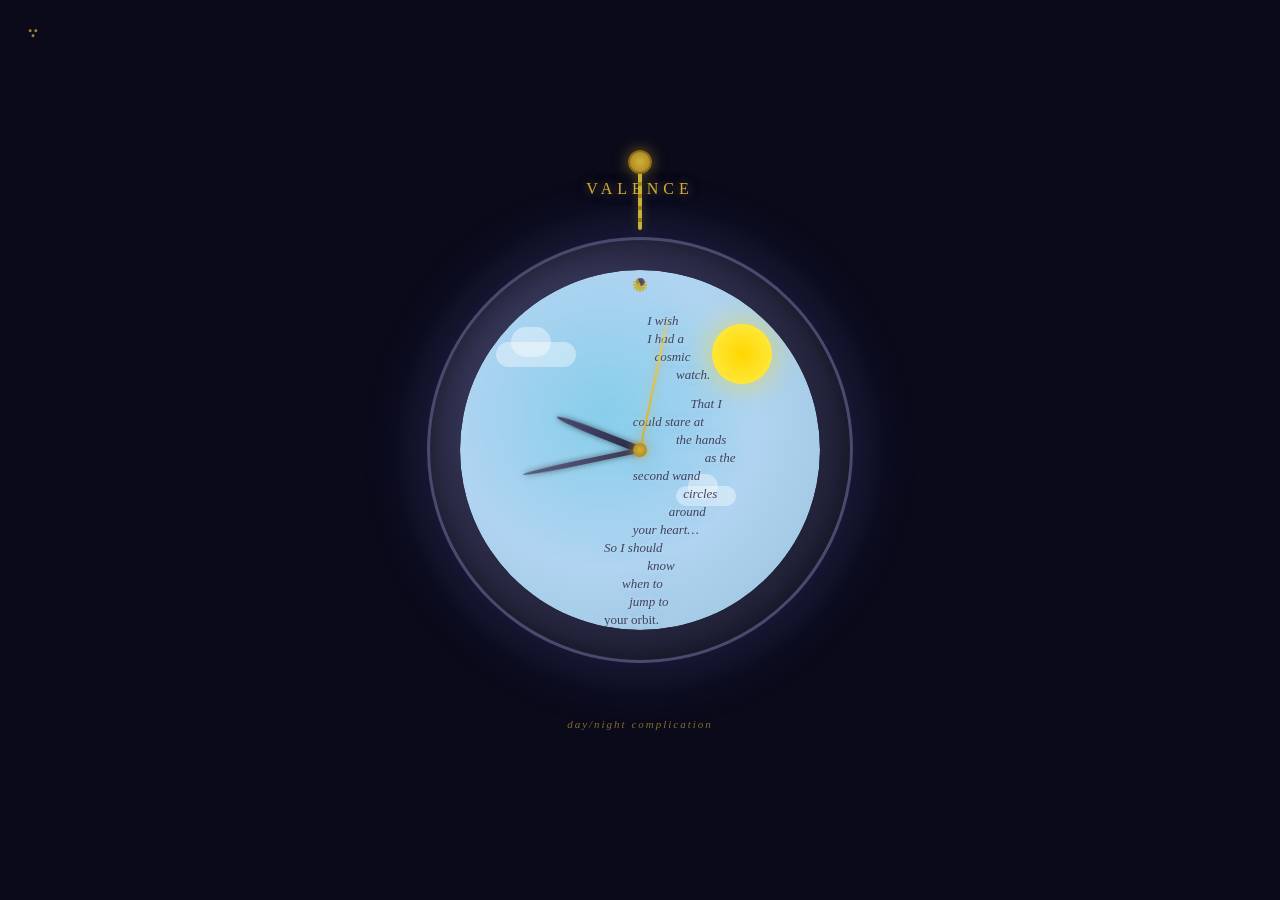
<file: public/valence/index.html>
<!DOCTYPE html>
<html lang="en">
<head>
    <meta charset="UTF-8">
    <meta name="viewport" content="width=device-width, initial-scale=1.0">
    <title>Valence — Praxilogue</title>
    <meta name="description" content="Valence: an interactive poem, worn like a watch. A day/night complication where the poem's color shifts with the light.">
    <meta name="theme-color" content="#0a0a1a">
    <link rel="icon" href="/favicon.svg" type="image/svg+xml">
    <style>
        @keyframes pulse {
            0%, 100% { transform: translate(-50%, -50%) scale(1); }
            50% { transform: translate(-50%, -50%) scale(1.05); }
        }

        @keyframes starTwinkle {
            0%, 100% { opacity: 0.3; }
            50% { opacity: 1; }
        }

        @keyframes cloudDrift {
            0% { transform: translateX(0); }
            100% { transform: translateX(100px); }
        }

        body {
            margin: 0;
            padding: 0;
            display: flex;
            justify-content: center;
            align-items: center;
            min-height: 100vh;
            background: #0a0a1a;
            font-family: 'Georgia', serif;
            overflow: hidden;
        }

        .back {
            position: fixed;
            top: 1.5rem;
            left: 1.5rem;
            z-index: 30;
            color: #d4af37;
            opacity: 0.75;
            display: flex;
            align-items: center;
            text-decoration: none;
            transition: opacity 0.2s ease, transform 0.2s ease;
        }
        .back:hover { opacity: 1; transform: scale(1.08); }
        .back svg circle { fill: currentColor; }

        .watch-container {
            position: relative;
            width: 500px;
            height: 600px;
        }

        .chain {
            position: absolute;
            top: 0;
            left: 50%;
            transform: translateX(-50%);
            width: 4px;
            height: 80px;
            background: repeating-linear-gradient(0deg, #c9b037, #c9b037 8px, #a08020 8px, #a08020 12px);
            border-radius: 2px;
            box-shadow: 0 0 10px rgba(201, 176, 55, 0.3);
            z-index: 20;
        }

        .chain::before {
            content: '';
            position: absolute;
            top: 0;
            left: 50%;
            transform: translateX(-50%);
            width: 20px;
            height: 20px;
            background: radial-gradient(circle, #d4af37, #a08020);
            border-radius: 50%;
            border: 2px solid #8b6914;
            box-shadow: 0 0 15px rgba(201, 176, 55, 0.5);
        }

        .watch-case {
            position: absolute;
            top: 50%;
            left: 50%;
            transform: translate(-50%, -50%);
            width: 420px;
            height: 420px;
            background: radial-gradient(circle at 30% 30%, #3a3a5e, #1a1a2e);
            border-radius: 50%;
            box-shadow:
                0 0 60px rgba(100, 100, 200, 0.4),
                0 0 30px rgba(0, 0, 0, 0.8),
                inset 0 0 30px rgba(0, 0, 0, 0.5);
            border: 3px solid #4a4a6e;
            animation: pulse 4s ease-in-out infinite;
            z-index: 10;
        }

        .watch-face {
            position: absolute;
            top: 50%;
            left: 50%;
            transform: translate(-50%, -50%);
            width: 360px;
            height: 360px;
            border-radius: 50%;
            overflow: hidden;
            box-shadow: inset 0 0 30px rgba(0, 0, 0, 0.3);
        }

        /* Sky layers that transition */
        .sky-layer {
            position: absolute;
            width: 100%;
            height: 100%;
            border-radius: 50%;
            transition: opacity 3s ease-in-out;
        }

        .sky-night {
            background: radial-gradient(circle at 40% 40%,
                #0a0a2a 0%,
                #050515 50%,
                #000005 100%);
        }

        .sky-dawn {
            background: radial-gradient(circle at 40% 60%,
                #ff9a56 0%,
                #ff7eb3 30%,
                #6a5acd 70%,
                #2f1b3c 100%);
        }

        .sky-day {
            background: radial-gradient(circle at 40% 40%,
                #87ceeb 0%,
                #b0d4f1 50%,
                #98c1d9 100%);
        }

        .sky-dusk {
            background: radial-gradient(circle at 40% 60%,
                #ff6b6b 0%,
                #ee5a6f 30%,
                #4a5568 70%,
                #1a1a2e 100%);
        }

        /* Celestial elements */
        .stars {
            position: absolute;
            width: 100%;
            height: 100%;
        }

        .star {
            position: absolute;
            width: 2px;
            height: 2px;
            background: white;
            border-radius: 50%;
            animation: starTwinkle 3s ease-in-out infinite;
        }

        .sun {
            position: absolute;
            width: 60px;
            height: 60px;
            background: radial-gradient(circle, #ffd700, #ffed4e);
            border-radius: 50%;
            box-shadow: 0 0 30px rgba(255, 215, 0, 0.6);
            transition: all 3s ease-in-out;
        }

        .moon {
            position: absolute;
            width: 50px;
            height: 50px;
            background: radial-gradient(circle at 30% 30%, #f0f0f0, #c0c0c0);
            border-radius: 50%;
            box-shadow: 0 0 20px rgba(240, 240, 240, 0.4);
            transition: all 3s ease-in-out;
        }

        .clouds {
            position: absolute;
            width: 100%;
            height: 100%;
        }

        .cloud {
            position: absolute;
            background: rgba(255, 255, 255, 0.4);
            border-radius: 50px;
            transition: opacity 3s ease-in-out;
        }

        .cloud::before,
        .cloud::after {
            content: '';
            position: absolute;
            background: rgba(255, 255, 255, 0.4);
            border-radius: 50px;
        }

        .cloud1 {
            width: 80px;
            height: 25px;
            top: 20%;
            left: 10%;
            animation: cloudDrift 40s linear infinite;
        }

        .cloud1::before {
            width: 40px;
            height: 30px;
            top: -15px;
            left: 15px;
        }

        .cloud2 {
            width: 60px;
            height: 20px;
            top: 60%;
            left: 60%;
            animation: cloudDrift 50s linear infinite;
        }

        .cloud2::before {
            width: 30px;
            height: 25px;
            top: -12px;
            left: 12px;
        }

        /* Poem lines that change color with time of day */
        .poem-layer {
            position: absolute;
            width: 100%;
            height: 100%;
            z-index: 5;
        }

        .poem-line {
            position: absolute;
            font-size: 13px;
            font-style: italic;
            white-space: nowrap;
            transition: color 3s ease-in-out, text-shadow 3s ease-in-out;
            font-weight: 300;
        }

        .center-dot {
            position: absolute;
            top: 50%;
            left: 50%;
            transform: translate(-50%, -50%);
            width: 14px;
            height: 14px;
            background: radial-gradient(circle, #d4af37, #a08020);
            border-radius: 50%;
            box-shadow:
                0 0 10px rgba(212, 175, 55, 0.8),
                0 0 20px rgba(100, 100, 200, 0.4);
            z-index: 15;
        }

        .hand {
            position: absolute;
            bottom: 50%;
            left: 50%;
            transform-origin: bottom center;
            border-radius: 50% 50% 0 0;
            filter: drop-shadow(0 0 3px rgba(0, 0, 0, 0.5));
            z-index: 12;
        }

        .hour-hand {
            width: 7px;
            height: 90px;
            background: linear-gradient(to top, #2a2a3e, #3a3a5e, #4a4a6e);
            margin-left: -3.5px;
        }

        .minute-hand {
            width: 5px;
            height: 120px;
            background: linear-gradient(to top, #3a3a4e, #4a4a6e, #5a5a7e);
            margin-left: -2.5px;
        }

        .second-hand {
            width: 2px;
            height: 135px;
            background: linear-gradient(to top, #d4af37, #e4bf47, #f4cf57);
            margin-left: -1px;
            filter: drop-shadow(0 0 5px rgba(212, 175, 55, 0.8));
        }

        .markers {
            position: absolute;
            width: 100%;
            height: 100%;
            z-index: 11;
        }

        .marker {
            position: absolute;
            top: 50%;
            left: 50%;
            width: 1px;
            height: 8px;
            background: rgba(74, 74, 110, 0.5);
            transform-origin: center;
            margin-left: -0.5px;
            margin-top: -172px;
        }

        .marker.major {
            height: 14px;
            width: 2px;
            margin-left: -1px;
            background: rgba(201, 176, 55, 0.7);
        }

        .title {
            position: absolute;
            top: 30px;
            left: 0;
            right: 0;
            text-align: center;
            color: #d4af37;
            font-size: 16px;
            letter-spacing: 5px;
            text-shadow:
                0 0 10px rgba(201, 176, 55, 0.5),
                0 0 20px rgba(100, 100, 200, 0.3);
            z-index: 20;
        }

        .subtitle {
            position: absolute;
            bottom: 20px;
            left: 0;
            right: 0;
            text-align: center;
            color: rgba(212, 175, 55, 0.6);
            font-size: 11px;
            letter-spacing: 2px;
            font-style: italic;
            z-index: 20;
        }
    </style>
</head>
<body>
    <a class="back" href="/" aria-label="Back to Praxilogue">
      <svg viewBox="0 0 32 32" width="18" height="18">
        <circle cx="11" cy="12" r="2.6"/><circle cx="21" cy="12" r="2.6"/><circle cx="16" cy="21" r="2.6"/>
      </svg>
    </a>
    <div class="watch-container">
        <div class="title">VALENCE</div>
        <div class="subtitle">day/night complication</div>
        <div class="chain"></div>

        <div class="watch-case">
            <div class="watch-face">
                <!-- Sky layers -->
                <div class="sky-layer sky-night" id="skyNight"></div>
                <div class="sky-layer sky-dawn" id="skyDawn" style="opacity: 0;"></div>
                <div class="sky-layer sky-day" id="skyDay" style="opacity: 0;"></div>
                <div class="sky-layer sky-dusk" id="skyDusk" style="opacity: 0;"></div>

                <!-- Celestial bodies -->
                <div class="stars" id="stars"></div>
                <div class="sun" id="sun"></div>
                <div class="moon" id="moon"></div>
                <div class="clouds" id="clouds">
                    <div class="cloud cloud1"></div>
                    <div class="cloud cloud2"></div>
                </div>

                <!-- Poem -->
                <div class="poem-layer">
                    <div class="poem-line" id="line1" style="top: 12%; left: 52%;">I   wish</div>
                    <div class="poem-line" id="line2" style="top: 17%; left: 52%;">I  had a</div>
                    <div class="poem-line" id="line3" style="top: 22%; left: 54%;">cosmic</div>
                    <div class="poem-line" id="line4" style="top: 27%; left: 60%;">watch.</div>
                    <div class="poem-line" id="line5" style="top: 35%; left: 64%;">That I</div>
                    <div class="poem-line" id="line6" style="top: 40%; left: 48%;">could stare at</div>
                    <div class="poem-line" id="line7" style="top: 45%; left: 60%;">the hands</div>
                    <div class="poem-line" id="line8" style="top: 50%; left: 68%;">as the</div>
                    <div class="poem-line" id="line9" style="top: 55%; left: 48%;">second wand</div>
                    <div class="poem-line" id="line10" style="top: 60%; left: 62%;">circles</div>
                    <div class="poem-line" id="line11" style="top: 65%; left: 58%;">around</div>
                    <div class="poem-line" id="line12" style="top: 70%; left: 48%;">your heart…</div>
                    <div class="poem-line" id="line13" style="top: 75%; left: 40%;">So I should</div>
                    <div class="poem-line" id="line14" style="top: 80%; left: 52%;">know</div>
                    <div class="poem-line" id="line15" style="top: 85%; left: 45%;">when to</div>
                    <div class="poem-line" id="line16" style="top: 90%; left: 47%;">jump to</div>
                    <div class="poem-line" id="line17" style="top: 95%; left: 40%; font-style: normal;">your orbit.</div>
                </div>

                <div class="markers" id="markers"></div>

                <div class="hand hour-hand" id="hourHand"></div>
                <div class="hand minute-hand" id="minuteHand"></div>
                <div class="hand second-hand" id="secondHand"></div>

                <div class="center-dot"></div>
            </div>
        </div>
    </div>

    <script>
        // Create stars
        const starsContainer = document.getElementById('stars');
        for (let i = 0; i < 100; i++) {
            const star = document.createElement('div');
            star.className = 'star';
            star.style.left = Math.random() * 100 + '%';
            star.style.top = Math.random() * 100 + '%';
            star.style.animationDelay = Math.random() * 3 + 's';
            starsContainer.appendChild(star);
        }

        // Create markers
        const markersContainer = document.getElementById('markers');
        for (let i = 0; i < 60; i++) {
            const marker = document.createElement('div');
            marker.className = i % 5 === 0 ? 'marker major' : 'marker';
            marker.style.transform = `rotate(${i * 6}deg)`;
            markersContainer.appendChild(marker);
        }

        function updateClock() {
            const now = new Date();
            const seconds = now.getSeconds();
            const minutes = now.getMinutes();
            const hours = now.getHours();
            const hours12 = hours % 12;

            const secondDegrees = seconds * 6;
            const minuteDegrees = minutes * 6 + seconds * 0.1;
            const hourDegrees = hours12 * 30 + minutes * 0.5;

            document.getElementById('secondHand').style.transform = `rotate(${secondDegrees}deg)`;
            document.getElementById('minuteHand').style.transform = `rotate(${minuteDegrees}deg)`;
            document.getElementById('hourHand').style.transform = `rotate(${hourDegrees}deg)`;

            // Determine time of day phase (sped up: 1 hour = 1 phase for demo)
            // In real life, you'd use actual hours: 6-9 = dawn, 9-17 = day, 17-20 = dusk, 20-6 = night
            const phaseMinute = minutes;
            let phase;

            if (phaseMinute >= 0 && phaseMinute < 15) {
                phase = 'night';
            } else if (phaseMinute >= 15 && phaseMinute < 30) {
                phase = 'dawn';
            } else if (phaseMinute >= 30 && phaseMinute < 45) {
                phase = 'day';
            } else {
                phase = 'dusk';
            }

            updatePhase(phase);
        }

        function updatePhase(phase) {
            const skyNight = document.getElementById('skyNight');
            const skyDawn = document.getElementById('skyDawn');
            const skyDay = document.getElementById('skyDay');
            const skyDusk = document.getElementById('skyDusk');
            const sun = document.getElementById('sun');
            const moon = document.getElementById('moon');
            const stars = document.getElementById('stars');
            const clouds = document.getElementById('clouds');

            // Reset all
            skyNight.style.opacity = '0';
            skyDawn.style.opacity = '0';
            skyDay.style.opacity = '0';
            skyDusk.style.opacity = '0';

            const poemLines = document.querySelectorAll('.poem-line');

            if (phase === 'night') {
                skyNight.style.opacity = '1';
                stars.style.opacity = '1';
                moon.style.opacity = '1';
                moon.style.top = '20%';
                moon.style.left = '70%';
                sun.style.opacity = '0';
                clouds.style.opacity = '0';

                poemLines.forEach(line => {
                    line.style.color = 'rgba(255, 255, 255, 0.85)';
                    line.style.textShadow = '0 0 10px rgba(212, 175, 55, 0.6), 0 0 20px rgba(212, 175, 55, 0.3)';
                });

            } else if (phase === 'dawn') {
                skyDawn.style.opacity = '1';
                stars.style.opacity = '0.3';
                moon.style.opacity = '0.4';
                moon.style.top = '15%';
                moon.style.left = '15%';
                sun.style.opacity = '0.6';
                sun.style.top = '75%';
                sun.style.left = '80%';
                clouds.style.opacity = '0.5';

                poemLines.forEach(line => {
                    line.style.color = 'rgba(255, 255, 255, 0.95)';
                    line.style.textShadow = '0 0 12px rgba(255, 154, 86, 0.7), 0 0 25px rgba(255, 126, 179, 0.4)';
                });

            } else if (phase === 'day') {
                skyDay.style.opacity = '1';
                stars.style.opacity = '0';
                moon.style.opacity = '0';
                sun.style.opacity = '1';
                sun.style.top = '15%';
                sun.style.left = '70%';
                clouds.style.opacity = '1';

                poemLines.forEach(line => {
                    line.style.color = 'rgba(50, 50, 80, 0.9)';
                    line.style.textShadow = '0 0 8px rgba(255, 255, 255, 0.5), 0 0 15px rgba(135, 206, 235, 0.3)';
                });

            } else if (phase === 'dusk') {
                skyDusk.style.opacity = '1';
                stars.style.opacity = '0.6';
                moon.style.opacity = '0.3';
                moon.style.top = '20%';
                moon.style.left = '20%';
                sun.style.opacity = '0.7';
                sun.style.top = '70%';
                sun.style.left = '15%';
                clouds.style.opacity = '0.7';

                poemLines.forEach(line => {
                    line.style.color = 'rgba(255, 255, 255, 0.9)';
                    line.style.textShadow = '0 0 12px rgba(255, 107, 107, 0.6), 0 0 20px rgba(238, 90, 111, 0.4)';
                });
            }
        }

        setInterval(updateClock, 1000);
        updateClock();
    </script>
</body>
</html>
</file>
